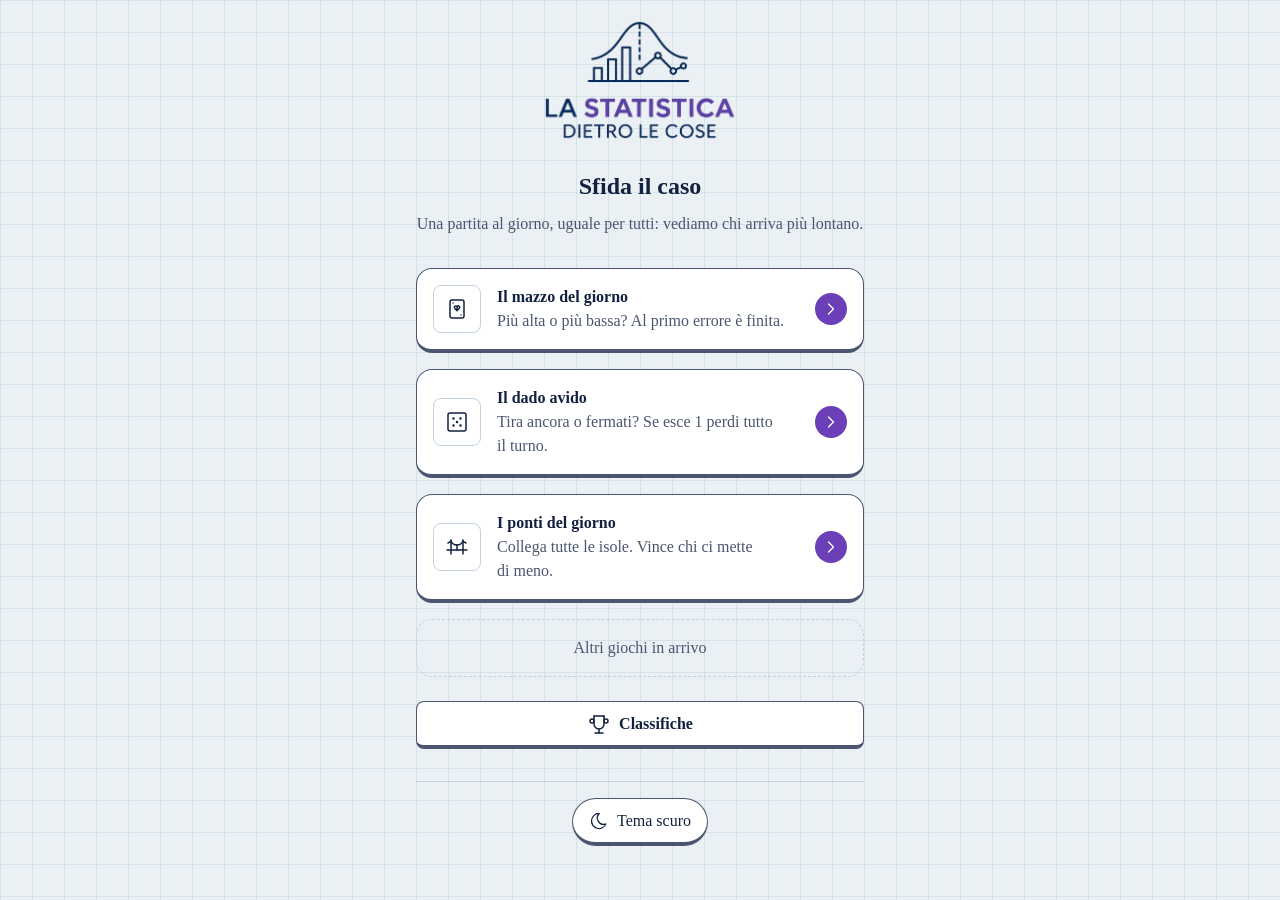
<file: index.html>
<!doctype html>
<html lang="it">
<head>
  <meta charset="utf-8">
  <meta name="viewport" content="width=device-width, initial-scale=1, viewport-fit=cover">
  <title>La Statistica Dietro Le Cose</title>
  <meta name="description" content="Giochi e progetti della pagina La Statistica Dietro Le Cose.">
  <meta property="og:title" content="La Statistica Dietro Le Cose">
  <meta property="og:description" content="Giochi e progetti per vedere la matematica in azione.">
  <meta name="theme-color" content="#EAF0F4">
  <link rel="icon" type="image/png" href="icona.png">
  <link rel="apple-touch-icon" href="icona.png">
  <link rel="stylesheet" href="stile.css">
  <script src="tema.js"></script>
  <script src="statistiche.js"></script>
  <style>
    .logo {
      display: block;
      width: 100%; max-width: 200px; height: auto;
      margin: 0 auto var(--s3);
    }
    /* due versioni del logo: quella giusta per il tema */
    .logo-scuro { display: none; }
    :root[data-theme="dark"] .logo-chiaro { display: none; }
    :root[data-theme="dark"] .logo-scuro { display: block; }
    @media (prefers-color-scheme: dark) {
      :root:not([data-theme="light"]) .logo-chiaro { display: none; }
      :root:not([data-theme="light"]) .logo-scuro { display: block; }
    }
    h1 { text-align: center; font-size: 24px; margin: 0 0 var(--s1); }
    .sottotitolo { text-align: center; color: var(--testo-tenue); margin: 0 0 var(--s4); }

    .progetti { list-style: none; margin: 0; padding: 0; display: grid; gap: var(--s2); }
    /* ogni gioco è una scheda da toccare: bordo in rilievo come i bottoni, freccia viola */
    .progetto {
      display: flex; align-items: center; gap: var(--s2);
      padding: var(--s2);
      text-decoration: none;
      background: var(--superficie);
      border: 1px solid var(--testo-tenue);
      border-bottom-width: var(--rilievo);
      border-radius: var(--s2);
      -webkit-tap-highlight-color: transparent;
      transition: transform .08s, border-bottom-width .08s;
    }
    .progetto:active { transform: translateY(3px); border-bottom-width: 1px; margin-bottom: 3px; }
    @media (hover: hover) { .progetto:hover { background: var(--fondo); } }
    .progetto .riquadro {
      flex: none; width: var(--s6); height: var(--s6);
      display: grid; place-items: center;
      border: 1px solid var(--linea);
      border-radius: var(--s1);
    }
    .progetto .testo { flex: 1; min-width: 0; }
    .progetto strong { display: block; font-size: 16px; }
    .progetto span.descrizione { display: block; font-size: 16px; color: var(--testo-tenue); }
    .progetto .vai {
      flex: none; width: var(--s4); height: var(--s4);
      display: grid; place-items: center;
      color: var(--su-accento); background: var(--accento);
      border-radius: 50%;
    }
    .progetto .vai .icona { width: 20px; height: 20px; }

    .in-arrivo {
      text-align: center; color: var(--testo-tenue);
      padding: var(--s2); border: 1px dashed var(--linea); border-radius: var(--s2);
    }
    .classifiche { width: 100%; margin-top: var(--s3); }
    footer { text-align: center; color: var(--testo-tenue); margin-top: var(--s4); }
  </style>
</head>
<body>
  <main class="pagina">
    <img class="logo logo-chiaro" src="logo.png" alt="La Statistica Dietro Le Cose" width="809" height="519">
    <img class="logo logo-scuro" src="logo-scuro.png" alt="La Statistica Dietro Le Cose" width="809" height="519">
    <h1>Sfida il caso</h1>
    <p class="sottotitolo">Una partita al giorno, uguale per tutti: vediamo chi arriva più lontano.</p>

    <ul class="progetti">
      <!--
        PER AGGIUNGERE UN PROGETTO: copia un blocco <li> ... </li> qui sotto,
        incollalo dove vuoi nella lista e cambia link, icona, titolo e descrizione.
        Il primo della lista è quello più in alto.
        Le icone vengono tutte da Tabler Icons (versione outline): si copia l'SVG
        dell'icona e si mette class="icona" (vedi la skill "stile-interfacce").
      -->
      <li>
        <a class="progetto" href="mazzo/">
          <span class="riquadro" aria-hidden="true">
            <!-- Tabler: playing-card -->
            <svg class="icona" viewBox="0 0 24 24"><path d="M19 5v14a2 2 0 0 1 -2 2h-10a2 2 0 0 1 -2 -2v-14a2 2 0 0 1 2 -2h10a2 2 0 0 1 2 2z"/><path d="M8 6h.01"/><path d="M16 18h.01"/><path d="M11.92 11.448a1.5 1.5 0 0 0 -2.11 -2.103a1.5 1.5 0 0 0 -.006 2.12l2.196 2.15l2.21 -2.15a1.5 1.5 0 0 0 0 -2.12a1.5 1.5 0 0 0 -2.12 0"/></svg>
          </span>
          <span class="testo">
            <strong>Il mazzo del giorno</strong>
            <span class="descrizione">Più alta o più bassa? Al primo errore è finita.</span>
          </span>
          <!-- Tabler: chevron-right -->
          <span class="vai" aria-hidden="true"><svg class="icona" viewBox="0 0 24 24"><path d="M9 6l6 6l-6 6"/></svg></span>
        </a>
      </li>

      <li>
        <a class="progetto" href="dadi/">
          <span class="riquadro" aria-hidden="true">
            <!-- Tabler: dice-5 -->
            <svg class="icona" viewBox="0 0 24 24"><path d="M3 5a2 2 0 0 1 2 -2h14a2 2 0 0 1 2 2v14a2 2 0 0 1 -2 2h-14a2 2 0 0 1 -2 -2v-14z"/><path d="M8.5 8.5m-.5 0a.5 .5 0 1 0 1 0a.5 .5 0 1 0 -1 0" fill="currentColor"/><path d="M15.5 8.5m-.5 0a.5 .5 0 1 0 1 0a.5 .5 0 1 0 -1 0" fill="currentColor"/><path d="M15.5 15.5m-.5 0a.5 .5 0 1 0 1 0a.5 .5 0 1 0 -1 0" fill="currentColor"/><path d="M8.5 15.5m-.5 0a.5 .5 0 1 0 1 0a.5 .5 0 1 0 -1 0" fill="currentColor"/><path d="M12 12m-.5 0a.5 .5 0 1 0 1 0a.5 .5 0 1 0 -1 0" fill="currentColor"/></svg>
          </span>
          <span class="testo">
            <strong>Il dado avido</strong>
            <span class="descrizione">Tira ancora o fermati? Se esce 1 perdi tutto il turno.</span>
          </span>
          <!-- Tabler: chevron-right -->
          <span class="vai" aria-hidden="true"><svg class="icona" viewBox="0 0 24 24"><path d="M9 6l6 6l-6 6"/></svg></span>
        </a>
      </li>

      <li>
        <a class="progetto" href="ponti/">
          <span class="riquadro" aria-hidden="true">
            <!-- Tabler: building-bridge -->
            <svg class="icona" viewBox="0 0 24 24"><path d="M6 5l0 14"/><path d="M18 5l0 14"/><path d="M2 15l20 0"/><path d="M3 8a7.5 7.5 0 0 0 3 -2a6.5 6.5 0 0 0 12 0a7.5 7.5 0 0 0 3 2"/><path d="M12 10l0 5"/></svg>
          </span>
          <span class="testo">
            <strong>I ponti del giorno</strong>
            <span class="descrizione">Collega tutte le isole. Vince chi ci mette di meno.</span>
          </span>
          <!-- Tabler: chevron-right -->
          <span class="vai" aria-hidden="true"><svg class="icona" viewBox="0 0 24 24"><path d="M9 6l6 6l-6 6"/></svg></span>
        </a>
      </li>

      <li class="in-arrivo">Altri giochi in arrivo</li>
    </ul>

    <a class="bottone chiaro classifiche" href="classifica/">
      <!-- Tabler: trophy -->
      <svg class="icona" viewBox="0 0 24 24" aria-hidden="true"><path d="M8 21l8 0"/><path d="M12 17l0 4"/><path d="M7 4l10 0"/><path d="M17 4v8a5 5 0 0 1 -10 0v-8"/><path d="M5 9m-2 0a2 2 0 1 0 4 0a2 2 0 1 0 -4 0"/><path d="M19 9m-2 0a2 2 0 1 0 4 0a2 2 0 1 0 -4 0"/></svg>
      Classifiche
    </a>
  </main>
</body>
</html>
</file>
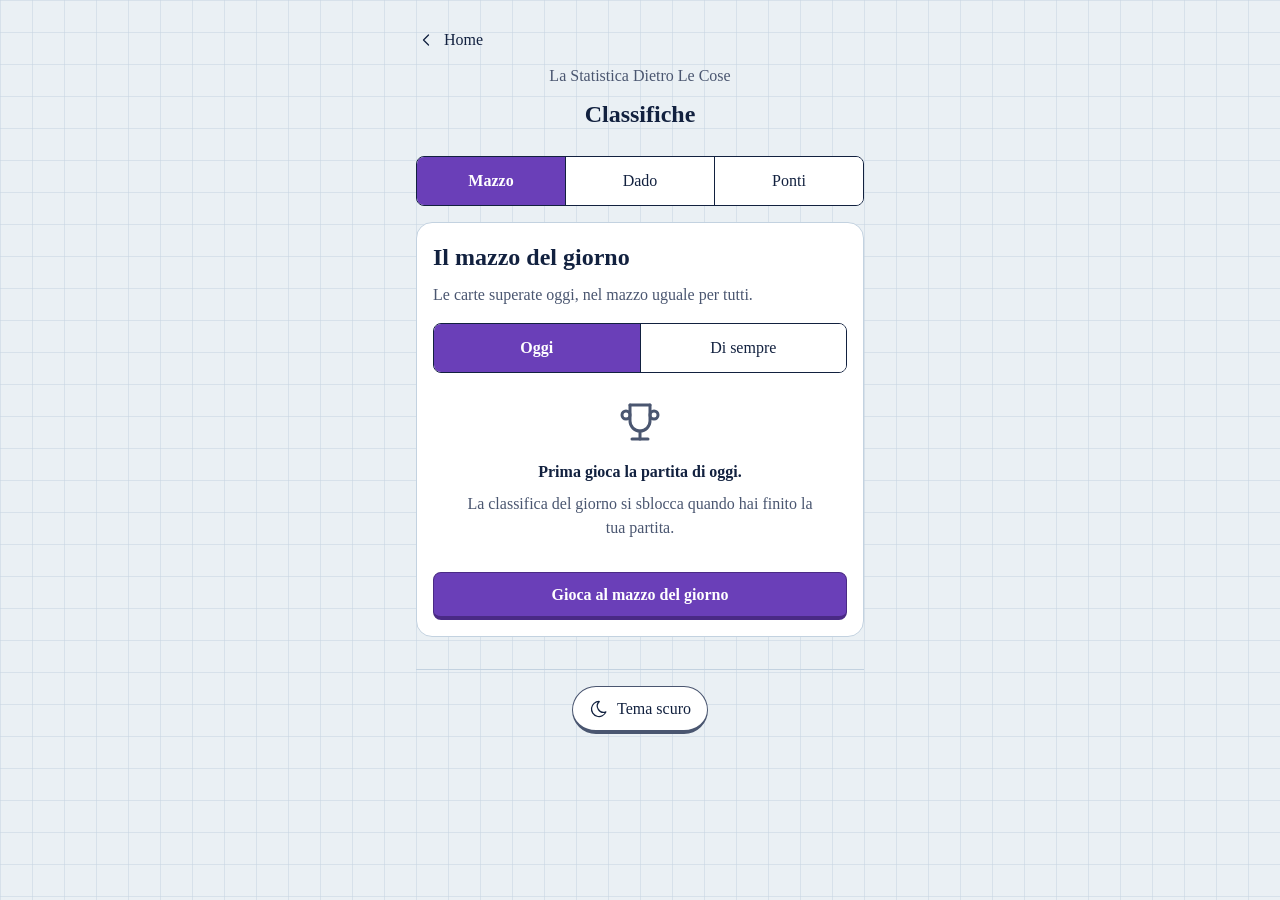
<file: classifica/index.html>
<!doctype html>
<html lang="it">
<head>
  <meta charset="utf-8">
  <meta name="viewport" content="width=device-width, initial-scale=1, viewport-fit=cover">
  <title>Classifiche</title>
  <meta name="description" content="Le classifiche dei giochi di La Statistica Dietro Le Cose.">
  <meta name="theme-color" content="#EAF0F4">
  <link rel="icon" type="image/png" href="../icona.png">
  <link rel="stylesheet" href="../stile.css">
  <script src="../tema.js"></script>
  <script src="../statistiche.js"></script>
  <link rel="stylesheet" href="classifica.css">
</head>
<body>
  <main class="pagina">
    <a class="indietro" href="../"><svg class="icona" viewBox="0 0 24 24" aria-hidden="true"><path d="M15 6l-6 6l6 6"/></svg>Home</a>
    <p class="intestazione">La Statistica Dietro Le Cose</p>
    <h1>Classifiche</h1>

    <!-- scelta del gioco: compare solo quando i giochi sono più di uno -->
    <div class="opzioni" id="scegliGioco" role="tablist" hidden></div>

    <section class="scheda" id="classifica">
      <h2 id="nomeGioco"></h2>
      <p class="tenue" id="spiegazione"></p>

      <!-- oggi / di sempre -->
      <div class="opzioni" id="periodo" role="tablist" aria-label="Periodo">
        <button type="button" role="tab" id="periodoOggi" aria-selected="true">Oggi</button>
        <button type="button" role="tab" id="periodoSempre" aria-selected="false">Di sempre</button>
      </div>

      <p class="stato" id="stato" role="status"></p>

      <table class="tabella" id="tabella" hidden>
        <thead><tr><th scope="col">#</th><th scope="col">Giocatore</th><th scope="col" id="colonnaPunti"></th></tr></thead>
        <tbody id="righe"></tbody>
      </table>

      <div class="vuota" id="vuota" hidden>
        <!-- Tabler: trophy -->
        <svg class="icona" viewBox="0 0 24 24" aria-hidden="true"><path d="M8 21l8 0"/><path d="M12 17l0 4"/><path d="M7 4l10 0"/><path d="M17 4v8a5 5 0 0 1 -10 0v-8"/><path d="M5 9m-2 0a2 2 0 1 0 4 0a2 2 0 1 0 -4 0"/><path d="M19 9m-2 0a2 2 0 1 0 4 0a2 2 0 1 0 -4 0"/></svg>
        <p><b id="vuotaTitolo"></b></p>
        <p class="tenue" id="vuotaTesto"></p>
      </div>

      <div class="tuo" id="tuo" hidden>
        <span>Il tuo record su questo telefono</span>
        <strong id="tuoRecord"></strong>
      </div>

      <a class="bottone largo" id="gioca" href="#">Gioca</a>
    </section>
  </main>

  <script src="../server.js?v=2"></script>
  <script src="classifica.js?v=3"></script>
</body>
</html>
</file>
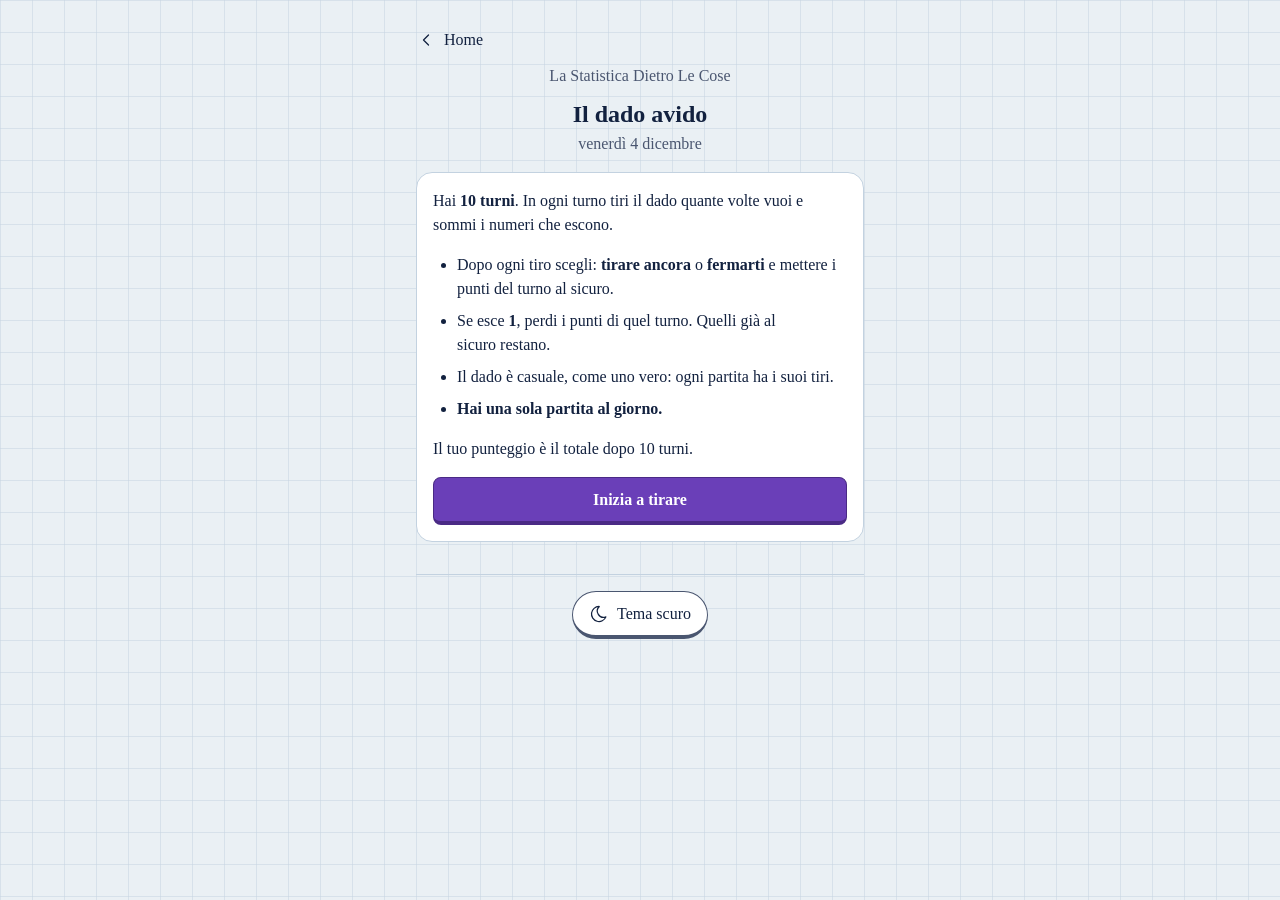
<file: dadi/index.html>
<!doctype html>
<html lang="it">
<head>
  <meta charset="utf-8">
  <meta name="viewport" content="width=device-width, initial-scale=1, viewport-fit=cover">
  <title>Il dado avido</title>
  <meta name="description" content="Tira il dado quante volte vuoi, ma se esce 1 perdi i punti del turno. Una partita al giorno da 10 turni: quando ti fermi?">
  <meta property="og:title" content="Il dado avido · La Statistica Dietro Le Cose">
  <meta property="og:description" content="Tira ancora o fermati? Se esce 1 perdi tutto il turno.">
  <meta name="theme-color" content="#EAF0F4">
  <link rel="icon" type="image/png" href="../icona.png">
  <link rel="stylesheet" href="../stile.css">
  <script src="../tema.js"></script>
  <script src="../statistiche.js"></script>
  <link rel="stylesheet" href="dadi.css">
</head>
<body>
  <main class="pagina">
    <a class="indietro" href="../"><svg class="icona" viewBox="0 0 24 24" aria-hidden="true"><path d="M15 6l-6 6l6 6"/></svg>Home</a>
    <p class="intestazione">La Statistica Dietro Le Cose</p>
    <h1>Il dado avido</h1>
    <p class="data" id="data"></p>

    <!-- 1. REGOLE -->
    <section id="inizio" class="scheda">
      <div id="bentornato" hidden>
        <p class="serie" id="serieInizio"></p>
        <p>Stesse regole di sempre: tira o fermati, ma se esce 1 perdi i punti del turno.</p>
        <button type="button" class="link" id="mostraRegole" aria-expanded="false" aria-controls="regole">Rileggi le regole</button>
      </div>
      <div id="regole">
        <p>Hai <b>10 turni</b>. In ogni turno tiri il dado quante volte vuoi e sommi i numeri che escono.</p>
        <ul class="regole">
          <li>Dopo ogni tiro scegli: <b>tirare ancora</b> o <b>fermarti</b> e mettere i punti del turno al sicuro.</li>
          <li>Se esce <b>1</b>, perdi i punti di quel turno. Quelli già al sicuro restano.</li>
          <li>Il dado è casuale, come uno vero: ogni partita ha i suoi tiri.</li>
          <li><b>Hai una sola partita al giorno.</b></li>
        </ul>
        <p>Il tuo punteggio è il totale dopo 10 turni.</p>
      </div>
      <button type="button" class="bottone largo" id="inizia">Inizia a tirare</button>
      <p class="errore-campo" id="erroreInizio" role="alert" hidden>Non riesco a prendere i tiri di oggi: controlla la connessione e riprova.</p>
    </section>

    <!-- 2. LA PARTITA -->
    <section id="partita" hidden>
      <div class="cruscotto">
        <div class="conto"><span>Turno</span><strong id="turno">1</strong><span class="tenue">di 10</span></div>
        <div class="conto"><span>Al sicuro</span><strong id="totale">0</strong><span class="tenue">punti</span></div>
      </div>

      <div class="tavolo" id="tavolo">
        <div class="dado" id="dado" role="img" aria-label="Il dado non è ancora stato tirato"></div>
        <div class="ballo">
          <span>In ballo</span>
          <strong id="inBallo">0</strong>
          <span class="tenue" id="tiriTurno">nessun tiro</span>
        </div>
      </div>

      <p class="messaggio" id="messaggio" role="status">&nbsp;</p>

      <div class="comandi">
        <button type="button" class="bottone" id="tira">
          <!-- Tabler: dice-5 -->
          <svg class="icona" viewBox="0 0 24 24" aria-hidden="true"><path d="M3 5a2 2 0 0 1 2 -2h14a2 2 0 0 1 2 2v14a2 2 0 0 1 -2 2h-14a2 2 0 0 1 -2 -2v-14z"/><path d="M8.5 8.5m-.5 0a.5 .5 0 1 0 1 0a.5 .5 0 1 0 -1 0" fill="currentColor"/><path d="M15.5 8.5m-.5 0a.5 .5 0 1 0 1 0a.5 .5 0 1 0 -1 0" fill="currentColor"/><path d="M15.5 15.5m-.5 0a.5 .5 0 1 0 1 0a.5 .5 0 1 0 -1 0" fill="currentColor"/><path d="M8.5 15.5m-.5 0a.5 .5 0 1 0 1 0a.5 .5 0 1 0 -1 0" fill="currentColor"/><path d="M12 12m-.5 0a.5 .5 0 1 0 1 0a.5 .5 0 1 0 -1 0" fill="currentColor"/></svg>
          Tira
        </button>
        <button type="button" class="bottone chiaro" id="fermati" disabled>
          <!-- Tabler: lock -->
          <svg class="icona" viewBox="0 0 24 24" aria-hidden="true"><path d="M5 13a2 2 0 0 1 2 -2h10a2 2 0 0 1 2 2v6a2 2 0 0 1 -2 2h-10a2 2 0 0 1 -2 -2v-6z"/><path d="M11 16a1 1 0 1 0 2 0a1 1 0 0 0 -2 0"/><path d="M8 11v-4a4 4 0 1 1 8 0v4"/></svg>
          <span id="fermatiTesto">Fermati</span>
        </button>
      </div>

      <div class="diario">
        <p class="titolo-diario">I tuoi turni</p>
        <ol id="diario"></ol>
      </div>
    </section>

    <!-- 3. RISULTATO -->
    <section id="risultato" class="scheda" hidden>
      <p class="gia-giocato" id="giaGiocato" hidden>Hai già giocato la partita di oggi.</p>
      <p class="numero-grande" id="titoloRisultato" tabindex="-1"><strong id="rPunti"></strong><span>punti in 10 turni</span></p>
      <p class="nuovo-record" id="nuovoRecord" hidden>Nuovo record</p>

      <p class="carattere" id="carattere"></p>

      <!-- i 10 turni: punti tenuti e punti persi quando è uscito 1, con la linea dei 20 -->
      <figure class="grafico" id="grafico">
        <svg id="graficoTurni" viewBox="0 0 320 176" role="img" aria-labelledby="graficoTitolo"></svg>
        <figcaption id="graficoTitolo">
          <span class="voce"><span class="campione tenuto"></span>punti tenuti</span>
          <span class="voce"><span class="campione perso"></span>punti persi con l'1</span>
          <span class="totale-tiri" id="totaleTiri"></span>
        </figcaption>
      </figure>

      <div class="confronto">
        <p id="confrontoVenti"></p>
        <p class="tenue" id="perche">Perché 20? Ogni tiro in più vale in media 4 punti, ma una volta su 6 esce l'1 e perdi quello che hai in ballo. Con 20 punti in ballo, rischio e guadagno si pareggiano.</p>
        <p id="confrontoGiocatori" hidden></p>
      </div>

      <p class="prossimo" id="prossimo">Torna domani: i prossimi tiri arrivano tra <b id="countdown"></b></p>

      <div class="record" id="bloccoRecord">
        <div><span>Il tuo record</span><strong id="rRecord"></strong></div>
        <div><span>Giorni di fila</span><strong id="rSerie"></strong></div>
      </div>

      <div class="entra" id="entra" hidden>
        <p class="esito" id="esitoClassifica" role="status" hidden></p>

        <div class="proposta" id="propostaNovita" hidden>
          <p id="novitaTesto" role="status"></p>
          <div class="proposta-bottoni">
            <button type="button" class="bottone chiaro" id="novitaSi">Sì, avvisami</button>
            <button type="button" class="link" id="novitaNo">No, grazie</button>
          </div>
        </div>

        <form id="formClassifica" novalidate hidden>
          <p><b>Entra in classifica</b><br>Lo fai una volta sola: dai giorni dopo il punteggio si salva da solo.</p>
          <label class="campo">
            <span>Nome e iniziale del cognome, o nome Instagram <span class="tenue">(lo vedono tutti)</span></span>
            <input id="nome" name="nome" maxlength="20" autocomplete="nickname" autocapitalize="words" spellcheck="false" placeholder="Mario R. oppure @mario.rossi" required>
          </label>
          <label class="campo">
            <span>Email <span class="tenue">(non la vede nessuno)</span></span>
            <input id="email" name="email" type="email" maxlength="254" autocomplete="email" inputmode="email" required>
          </label>
          <label class="consenso">
            <input id="consenso" type="checkbox" required>
            <span>Ho letto l'<a href="../privacy/">informativa sulla privacy</a> e ho almeno 14 anni</span>
          </label>
          <label class="consenso">
            <input id="novita" type="checkbox">
            <span>Voglio ricevere un'email quando escono giochi nuovi o aggiornamenti <span class="tenue">(facoltativo)</span></span>
          </label>
          <p class="errore-campo" id="erroreForm" role="alert" hidden></p>
          <button type="submit" class="bottone chiaro largo" id="salvaClassifica">Salva il punteggio</button>
        </form>
      </div>

      <div class="fine">
        <button type="button" class="bottone largo" id="condividi"><svg class="icona" viewBox="0 0 24 24" aria-hidden="true"><path d="M6 12m-3 0a3 3 0 1 0 6 0a3 3 0 1 0 -6 0"/><path d="M18 6m-3 0a3 3 0 1 0 6 0a3 3 0 1 0 -6 0"/><path d="M18 18m-3 0a3 3 0 1 0 6 0a3 3 0 1 0 -6 0"/><path d="M8.7 10.7l6.6 -3.4"/><path d="M8.7 13.3l6.6 3.4"/></svg>Condividi il risultato</button>
        <p class="avviso" id="copiato" hidden>Risultato copiato: incollalo dove vuoi.</p>
        <a class="bottone chiaro largo" id="vediClassifica" href="../classifica/?gioco=dadi"><svg class="icona" viewBox="0 0 24 24" aria-hidden="true"><path d="M8 21l8 0"/><path d="M12 17l0 4"/><path d="M7 4l10 0"/><path d="M17 4v8a5 5 0 0 1 -10 0v-8"/><path d="M5 9m-2 0a2 2 0 1 0 4 0a2 2 0 1 0 -4 0"/><path d="M19 9m-2 0a2 2 0 1 0 4 0a2 2 0 1 0 -4 0"/></svg>Vedi la classifica</a>
        <button type="button" class="bottone chiaro largo" id="prova" hidden>Nuova partita di prova</button>
      </div>
    </section>
  </main>

  <script src="../server.js"></script>
  <script src="logica.js"></script>
  <script src="gioco.js"></script>
</body>
</html>
</file>
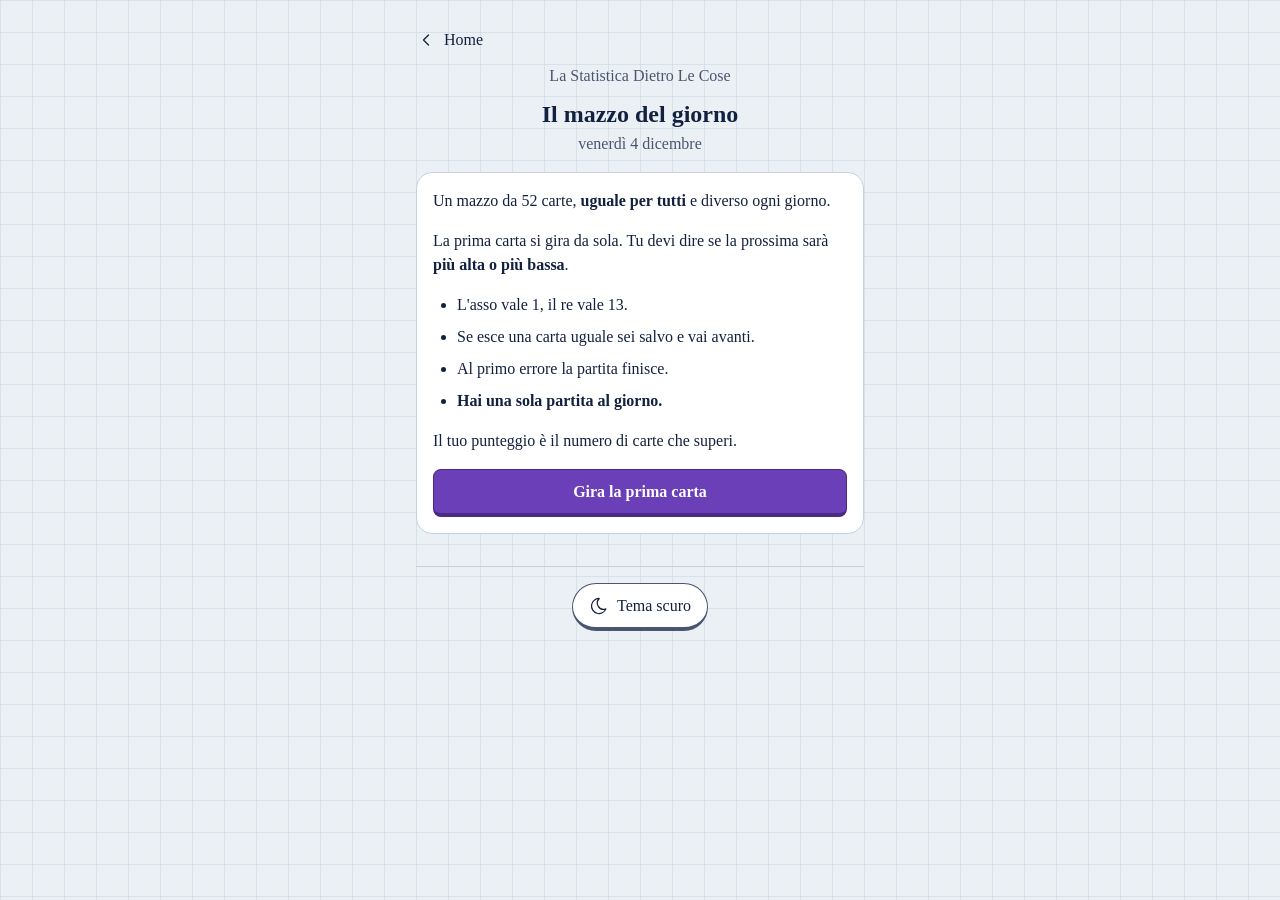
<file: mazzo/index.html>
<!doctype html>
<html lang="it">
<head>
  <meta charset="utf-8">
  <meta name="viewport" content="width=device-width, initial-scale=1, viewport-fit=cover">
  <title>Il mazzo del giorno</title>
  <meta name="description" content="Una partita al giorno: la prossima carta sarà più alta o più bassa? Al primo errore è finita. Quante carte riesci a superare?">
  <meta property="og:title" content="Il mazzo del giorno · La Statistica Dietro Le Cose">
  <meta property="og:description" content="Più alta o più bassa? Un mazzo al giorno, uguale per tutti.">
  <meta name="theme-color" content="#EAF0F4">
  <link rel="icon" type="image/png" href="../icona.png">
  <link rel="stylesheet" href="../stile.css">
  <script src="../tema.js"></script>
  <script src="../statistiche.js"></script>
  <link rel="stylesheet" href="mazzo.css">
</head>
<body>
  <main class="pagina">
    <a class="indietro" href="../"><svg class="icona" viewBox="0 0 24 24" aria-hidden="true"><path d="M15 6l-6 6l6 6"/></svg>Home</a>
    <p class="intestazione">La Statistica Dietro Le Cose</p>
    <h1>Il mazzo del giorno</h1>
    <p class="data" id="data"></p>

    <!-- 1. REGOLE -->
    <section id="inizio" class="scheda">
      <!-- chi ha già giocato vede solo questo: le regole le conosce -->
      <div id="bentornato" hidden>
        <p class="serie" id="serieInizio"></p>
        <p>Stesse regole di sempre: più alta o più bassa, al primo errore è finita.</p>
        <button type="button" class="link" id="mostraRegole" aria-expanded="false" aria-controls="regole">Rileggi le regole</button>
      </div>
      <div id="regole">
        <p>Un mazzo da 52 carte, <b>uguale per tutti</b> e diverso ogni giorno.</p>
        <p>La prima carta si gira da sola. Tu devi dire se la prossima sarà <b>più alta o più bassa</b>.</p>
        <ul class="regole">
          <li>L'asso vale 1, il re vale 13.</li>
          <li>Se esce una carta uguale sei salvo e vai avanti.</li>
          <li>Al primo errore la partita finisce.</li>
          <li><b>Hai una sola partita al giorno.</b></li>
        </ul>
        <p>Il tuo punteggio è il numero di carte che superi.</p>
      </div>
      <button type="button" class="bottone largo" id="inizia">Gira la prima carta</button>
      <p class="errore-campo" id="erroreInizio" role="alert" hidden>Non riesco a prendere il mazzo di oggi: controlla la connessione e riprova.</p>
    </section>

    <!-- 2. LA PARTITA -->
    <section id="partita" hidden>
      <div class="tavolo" id="tavolo">
        <div class="mucchio" aria-hidden="true"><div class="dorso"></div></div>
        <div class="carta" id="carta" role="img" aria-label="Carta coperta"></div>
        <div class="punteggio">
          <strong id="punti">0</strong>
          <span id="puntiTesto">carte superate</span>
          <span id="rimaste">51 da girare</span>
        </div>
      </div>

      <p class="messaggio" id="messaggio" role="status">&nbsp;</p>

      <div class="comandi">
        <button type="button" class="bottone scelta" id="su" disabled><svg class="icona" viewBox="0 0 24 24" aria-hidden="true"><path d="M12 5l0 14"/><path d="M18 11l-6 -6"/><path d="M6 11l6 -6"/></svg>Più alta</button>
        <button type="button" class="bottone scelta" id="giu" disabled><svg class="icona" viewBox="0 0 24 24" aria-hidden="true"><path d="M12 5l0 14"/><path d="M18 13l-6 6"/><path d="M6 13l6 6"/></svg>Più bassa</button>
      </div>

      <div class="uscite">
        <div class="titolo-uscite">
          <span>Carte già uscite</span>
          <button type="button" class="link" id="nascondi" aria-pressed="true">Nascondi</button>
        </div>
        <div class="griglia-carte" id="griglia" role="img" aria-label="Nessuna carta uscita"></div>
      </div>
    </section>

    <!-- 3. RISULTATO -->
    <section id="risultato" class="scheda" hidden>
      <p class="gia-giocato" id="giaGiocato" hidden>Hai già giocato il mazzo di oggi.</p>
      <p class="numero-grande" id="titoloRisultato" tabindex="-1"><strong id="rPunti"></strong><span id="rPuntiTesto"></span></p>
      <p class="nuovo-record" id="nuovoRecord" hidden>Nuovo record</p>
      <p class="racconto" id="racconto"></p>
      <p class="probabilita" id="probabilita" hidden></p>

      <div class="confronto" id="bloccoConfronto">
        <span id="rConfrontoPrima">Hai fatto meglio del</span>
        <strong id="rQuota"></strong>
        <span id="rConfrontoDopo">dei giocatori simulati</span>
        <p class="nota-confronto" id="notaConfronto">10.000 partite simulate sul mazzo di oggi.</p>
      </div>

      <p class="prossimo" id="prossimo">Torna domani: il prossimo mazzo arriva tra <b id="countdown"></b></p>

      <div class="record" id="bloccoRecord">
        <div><span>Il tuo record</span><strong id="rRecord"></strong></div>
        <div><span>Giorni di fila</span><strong id="rSerie"></strong></div>
      </div>

      <!-- CLASSIFICA: la prima volta si lasciano nome ed email, poi il punteggio si salva da solo -->
      <div class="entra" id="entra" hidden>
        <p class="esito" id="esitoClassifica" role="status" hidden></p>

        <div class="proposta" id="propostaNovita" hidden>
          <p id="novitaTesto" role="status"></p>
          <div class="proposta-bottoni">
            <button type="button" class="bottone chiaro" id="novitaSi">Sì, avvisami</button>
            <button type="button" class="link" id="novitaNo">No, grazie</button>
          </div>
        </div>

        <form id="formClassifica" novalidate hidden>
          <p><b>Entra in classifica</b><br>Lo fai una volta sola: dai giorni dopo il punteggio si salva da solo.</p>
          <label class="campo">
            <span>Nome e iniziale del cognome, o nome Instagram <span class="tenue">(lo vedono tutti)</span></span>
            <input id="nome" name="nome" maxlength="20" autocomplete="nickname" autocapitalize="words" spellcheck="false" placeholder="Mario R. oppure @mario.rossi" required>
          </label>
          <label class="campo">
            <span>Email <span class="tenue">(non la vede nessuno)</span></span>
            <input id="email" name="email" type="email" maxlength="254" autocomplete="email" inputmode="email" required>
          </label>
          <label class="consenso">
            <input id="consenso" type="checkbox" required>
            <span>Ho letto l'<a href="../privacy/">informativa sulla privacy</a> e ho almeno 14 anni</span>
          </label>
          <label class="consenso">
            <input id="novita" type="checkbox">
            <span>Voglio ricevere un'email quando escono giochi nuovi o aggiornamenti <span class="tenue">(facoltativo)</span></span>
          </label>
          <p class="errore-campo" id="erroreForm" role="alert" hidden></p>
          <button type="submit" class="bottone chiaro largo" id="salvaClassifica">Salva il punteggio</button>
        </form>
      </div>

      <div class="fine">
        <button type="button" class="bottone largo" id="condividi"><svg class="icona" viewBox="0 0 24 24" aria-hidden="true"><path d="M6 12m-3 0a3 3 0 1 0 6 0a3 3 0 1 0 -6 0"/><path d="M18 6m-3 0a3 3 0 1 0 6 0a3 3 0 1 0 -6 0"/><path d="M18 18m-3 0a3 3 0 1 0 6 0a3 3 0 1 0 -6 0"/><path d="M8.7 10.7l6.6 -3.4"/><path d="M8.7 13.3l6.6 3.4"/></svg>Condividi il risultato</button>
        <p class="avviso" id="copiato" hidden>Risultato copiato: incollalo dove vuoi.</p>
        <a class="bottone chiaro largo" href="../classifica/?gioco=mazzo"><svg class="icona" viewBox="0 0 24 24" aria-hidden="true"><path d="M8 21l8 0"/><path d="M12 17l0 4"/><path d="M7 4l10 0"/><path d="M17 4v8a5 5 0 0 1 -10 0v-8"/><path d="M5 9m-2 0a2 2 0 1 0 4 0a2 2 0 1 0 -4 0"/><path d="M19 9m-2 0a2 2 0 1 0 4 0a2 2 0 1 0 -4 0"/></svg>Vedi la classifica</a>
        <button type="button" class="bottone chiaro largo" id="prova" hidden>Nuovo mazzo di prova</button>
      </div>
    </section>
  </main>

  <script src="../server.js"></script>
  <script src="logica.js"></script>
  <script src="gioco.js"></script>
</body>
</html>
</file>
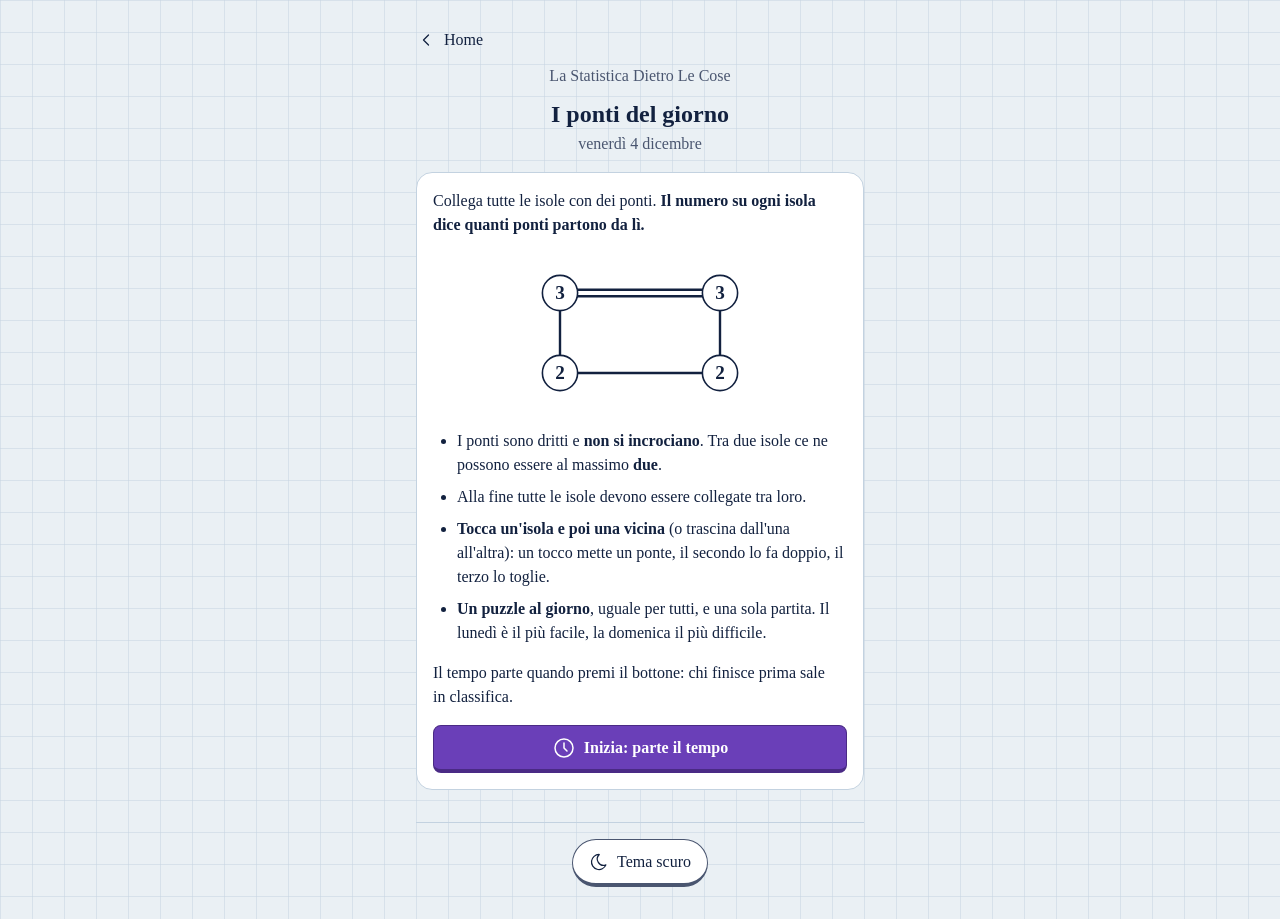
<file: ponti/index.html>
<!doctype html>
<html lang="it">
<head>
  <meta charset="utf-8">
  <meta name="viewport" content="width=device-width, initial-scale=1, viewport-fit=cover">
  <title>I ponti del giorno</title>
  <meta name="description" content="Collega tutte le isole con i ponti giusti. Un puzzle al giorno, uguale per tutti: vince chi ci mette di meno.">
  <meta property="og:title" content="I ponti del giorno · La Statistica Dietro Le Cose">
  <meta property="og:description" content="Collega tutte le isole. Un puzzle al giorno: quanto ci metti?">
  <meta name="theme-color" content="#EAF0F4">
  <link rel="icon" type="image/png" href="../icona.png">
  <link rel="stylesheet" href="../stile.css">
  <script src="../tema.js"></script>
  <script src="../statistiche.js"></script>
  <link rel="stylesheet" href="ponti.css?v=2">
</head>
<body>
  <main class="pagina">
    <a class="indietro" href="../"><svg class="icona" viewBox="0 0 24 24" aria-hidden="true"><path d="M15 6l-6 6l6 6"/></svg>Home</a>
    <p class="intestazione">La Statistica Dietro Le Cose</p>
    <h1>I ponti del giorno</h1>
    <p class="data" id="data"></p>

    <!-- 1. REGOLE -->
    <section id="inizio" class="scheda">
      <div id="bentornato" hidden>
        <p class="serie" id="serieInizio"></p>
        <p>Stesse regole di sempre: collega tutte le isole, il numero dice quanti ponti partono da lì.</p>
        <button type="button" class="link" id="mostraRegole" aria-expanded="false" aria-controls="regole">Rileggi le regole</button>
      </div>
      <div id="regole">
        <p>Collega tutte le isole con dei ponti. <b>Il numero su ogni isola dice quanti ponti partono da lì.</b></p>
        <!-- un esempio risolto -->
        <svg class="esempio" viewBox="0 0 300 200" role="img" aria-label="Esempio: un'isola con 3 ponti, uno doppio verso destra e uno singolo verso il basso">
          <line x1="50" y1="46" x2="250" y2="46"/><line x1="50" y1="54" x2="250" y2="54"/>
          <line x1="50" y1="50" x2="50" y2="150"/>
          <line x1="50" y1="150" x2="250" y2="150"/>
          <line x1="250" y1="50" x2="250" y2="150"/>
          <circle cx="50" cy="50" r="22"/><text x="50" y="58">3</text>
          <circle cx="250" cy="50" r="22"/><text x="250" y="58">3</text>
          <circle cx="50" cy="150" r="22"/><text x="50" y="158">2</text>
          <circle cx="250" cy="150" r="22"/><text x="250" y="158">2</text>
        </svg>
        <ul class="regole">
          <li>I ponti sono dritti e <b>non si incrociano</b>. Tra due isole ce ne possono essere al massimo <b>due</b>.</li>
          <li>Alla fine tutte le isole devono essere collegate tra loro.</li>
          <li><b>Tocca un'isola e poi una vicina</b> (o trascina dall'una all'altra): un tocco mette un ponte, il secondo lo fa doppio, il terzo lo toglie.</li>
          <li><b>Un puzzle al giorno</b>, uguale per tutti, e una sola partita. Il lunedì è il più facile, la domenica il più difficile.</li>
        </ul>
        <p>Il tempo parte quando premi il bottone: chi finisce prima sale in classifica.</p>
      </div>
      <button type="button" class="bottone largo" id="inizia">
        <!-- Tabler: clock -->
        <svg class="icona" viewBox="0 0 24 24" aria-hidden="true"><path d="M3 12a9 9 0 1 0 18 0a9 9 0 0 0 -18 0"/><path d="M12 7v5l3 3"/></svg>
        Inizia: parte il tempo
      </button>
      <p class="errore-campo" id="erroreInizio" role="alert" hidden>Non riesco a prendere il puzzle di oggi: controlla la connessione e riprova.</p>
    </section>

    <!-- 2. LA PARTITA -->
    <section id="partita" hidden>
      <div class="cruscotto">
        <p class="cronometro"><span class="solo-lettore">Tempo: </span><strong id="cronometro">0:00</strong></p>
        <p class="tenue" id="mancano"></p>
      </div>

      <div class="tavola">
        <svg id="tavola" role="application" aria-label="Il puzzle: tocca un'isola e poi una vicina per mettere un ponte"></svg>
      </div>

      <p class="messaggio" id="messaggio" role="status">&nbsp;</p>

      <div class="comandi">
        <button type="button" class="bottone chiaro" id="annulla" disabled>
          <!-- Tabler: arrow-back-up -->
          <svg class="icona" viewBox="0 0 24 24" aria-hidden="true"><path d="M9 14l-4 -4l4 -4"/><path d="M5 10h11a4 4 0 1 1 0 8h-1"/></svg>
          Annulla
        </button>
        <button type="button" class="bottone chiaro" id="ricomincia" disabled>
          <!-- Tabler: refresh -->
          <svg class="icona" viewBox="0 0 24 24" aria-hidden="true"><path d="M20 11a8.1 8.1 0 0 0 -15.5 -2m-.5 -4v4h4"/><path d="M4 13a8.1 8.1 0 0 0 15.5 2m.5 4v-4h-4"/></svg>
          <span id="ricominciaTesto">Ricomincia</span>
        </button>
      </div>
    </section>

    <!-- 3. RISULTATO -->
    <section id="risultato" class="scheda" hidden>
      <p class="gia-giocato" id="giaGiocato" hidden>Hai già giocato la partita di oggi.</p>
      <p class="numero-grande" id="titoloRisultato" tabindex="-1"><strong id="rTempo"></strong><span id="rSotto">il tuo tempo</span></p>
      <p class="nuovo-record" id="nuovoRecord" hidden>Nuovo record</p>

      <!-- i tempi di tutti quelli che hanno finito oggi, con il tuo -->
      <div class="confronto">
        <p id="confrontoGiocatori"></p>
      </div>
      <figure class="grafico" id="grafico" hidden>
        <svg id="graficoTempi" viewBox="0 0 320 200" role="img"></svg>
        <figcaption id="graficoNota"></figcaption>
      </figure>

      <p class="prossimo" id="prossimo">Torna domani: il prossimo puzzle arriva tra <b id="countdown"></b></p>

      <div class="record" id="bloccoRecord">
        <div><span>Il tuo record</span><strong id="rRecord"></strong></div>
        <div><span>Giorni di fila</span><strong id="rSerie"></strong></div>
      </div>

      <div class="entra" id="entra" hidden>
        <p class="esito" id="esitoClassifica" role="status" hidden></p>

        <div class="proposta" id="propostaNovita" hidden>
          <p id="novitaTesto" role="status"></p>
          <div class="proposta-bottoni">
            <button type="button" class="bottone chiaro" id="novitaSi">Sì, avvisami</button>
            <button type="button" class="link" id="novitaNo">No, grazie</button>
          </div>
        </div>

        <form id="formClassifica" novalidate hidden>
          <p><b>Entra in classifica</b><br>Lo fai una volta sola: dai giorni dopo il tempo si salva da solo.</p>
          <label class="campo">
            <span>Nome e iniziale del cognome, o nome Instagram <span class="tenue">(lo vedono tutti)</span></span>
            <input id="nome" name="nome" maxlength="20" autocomplete="nickname" autocapitalize="words" spellcheck="false" placeholder="Mario R. oppure @mario.rossi" required>
          </label>
          <label class="campo">
            <span>Email <span class="tenue">(non la vede nessuno)</span></span>
            <input id="email" name="email" type="email" maxlength="254" autocomplete="email" inputmode="email" required>
          </label>
          <label class="consenso">
            <input id="consenso" type="checkbox" required>
            <span>Ho letto l'<a href="../privacy/">informativa sulla privacy</a> e ho almeno 14 anni</span>
          </label>
          <label class="consenso">
            <input id="novita" type="checkbox">
            <span>Voglio ricevere un'email quando escono giochi nuovi o aggiornamenti <span class="tenue">(facoltativo)</span></span>
          </label>
          <p class="errore-campo" id="erroreForm" role="alert" hidden></p>
          <button type="submit" class="bottone chiaro largo" id="salvaClassifica">Salva il tempo</button>
        </form>
      </div>

      <div class="fine">
        <button type="button" class="bottone largo" id="condividi"><svg class="icona" viewBox="0 0 24 24" aria-hidden="true"><path d="M6 12m-3 0a3 3 0 1 0 6 0a3 3 0 1 0 -6 0"/><path d="M18 6m-3 0a3 3 0 1 0 6 0a3 3 0 1 0 -6 0"/><path d="M18 18m-3 0a3 3 0 1 0 6 0a3 3 0 1 0 -6 0"/><path d="M8.7 10.7l6.6 -3.4"/><path d="M8.7 13.3l6.6 3.4"/></svg>Condividi il risultato</button>
        <p class="avviso" id="copiato" hidden>Risultato copiato: incollalo dove vuoi.</p>
        <a class="bottone chiaro largo" id="vediClassifica" href="../classifica/?gioco=ponti"><svg class="icona" viewBox="0 0 24 24" aria-hidden="true"><path d="M8 21l8 0"/><path d="M12 17l0 4"/><path d="M7 4l10 0"/><path d="M17 4v8a5 5 0 0 1 -10 0v-8"/><path d="M5 9m-2 0a2 2 0 1 0 4 0a2 2 0 1 0 -4 0"/><path d="M19 9m-2 0a2 2 0 1 0 4 0a2 2 0 1 0 -4 0"/></svg>Vedi la classifica</a>
        <button type="button" class="bottone chiaro largo" id="prova" hidden>Nuovo puzzle di prova</button>
      </div>
    </section>
  </main>

  <script src="../server.js?v=2"></script>
  <script src="logica.js"></script>
  <script src="prova.js"></script>
  <script src="gioco.js?v=2"></script>
</body>
</html>
</file>
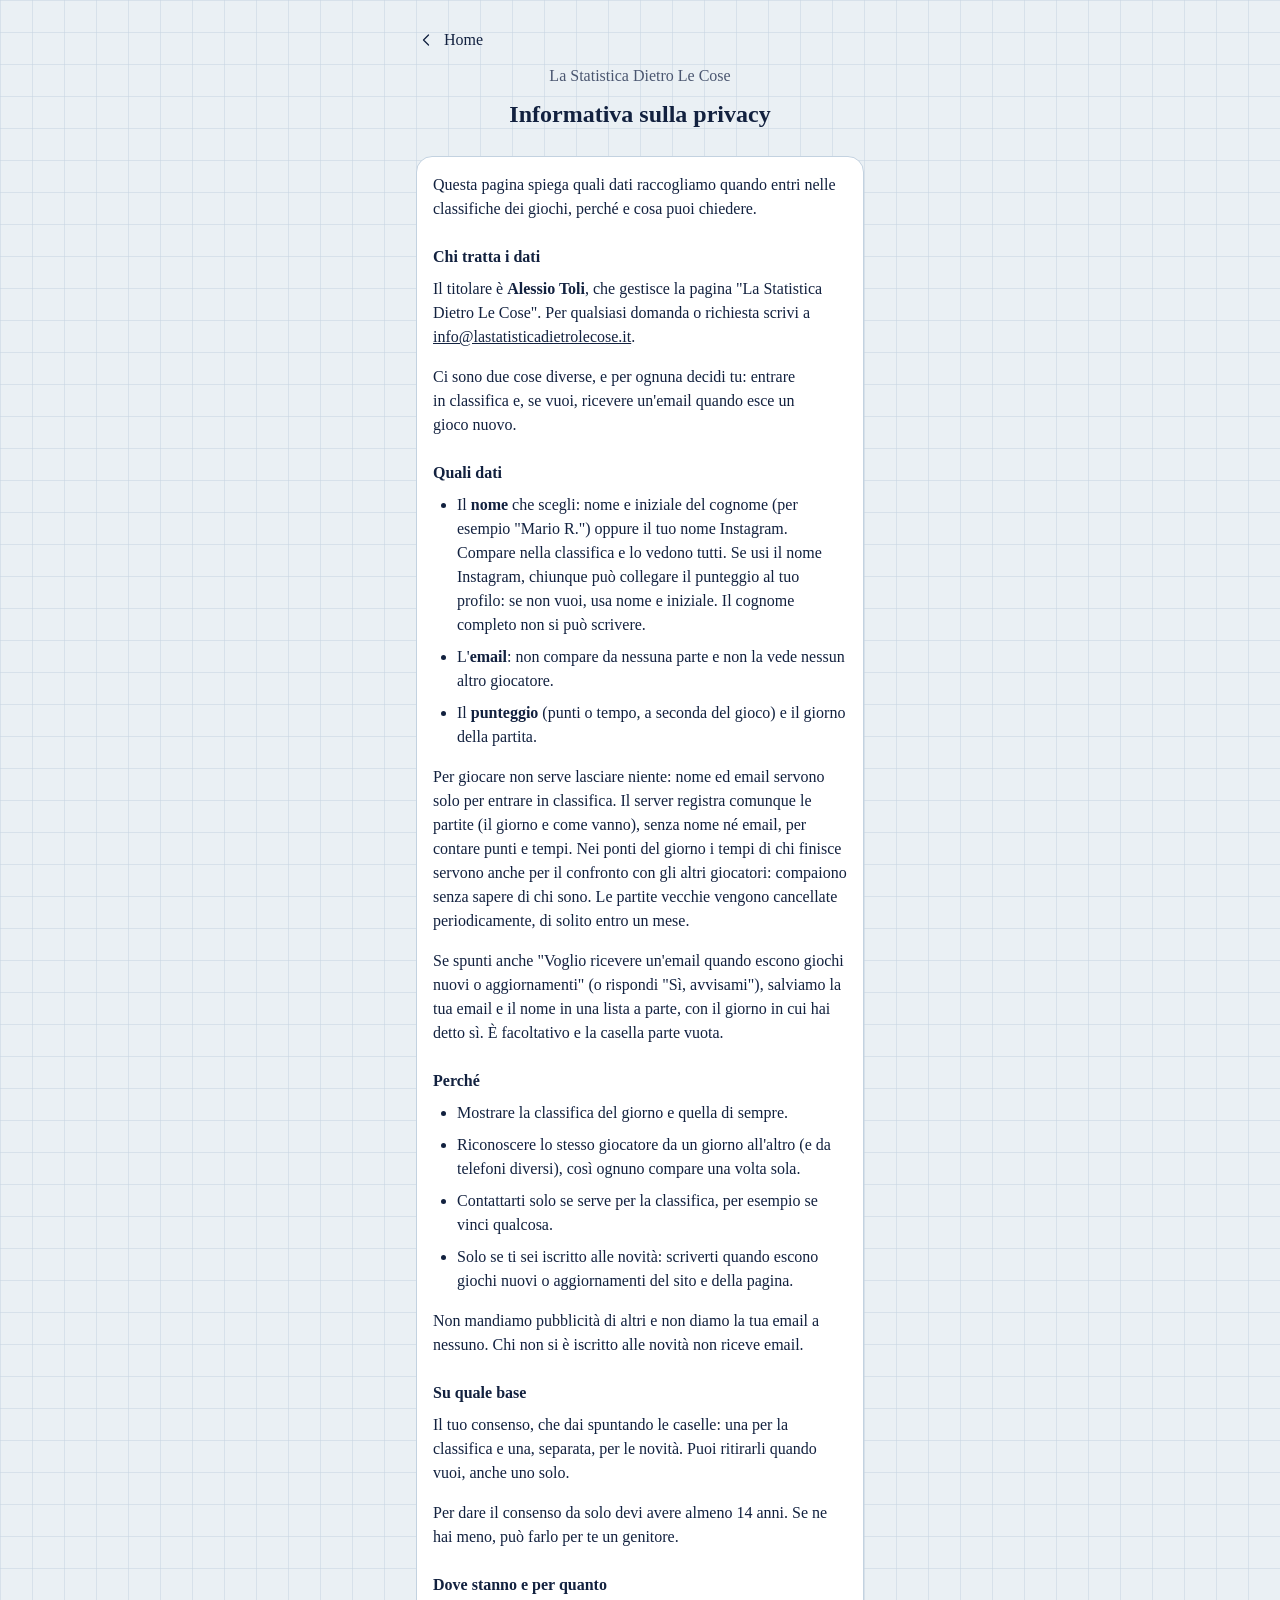
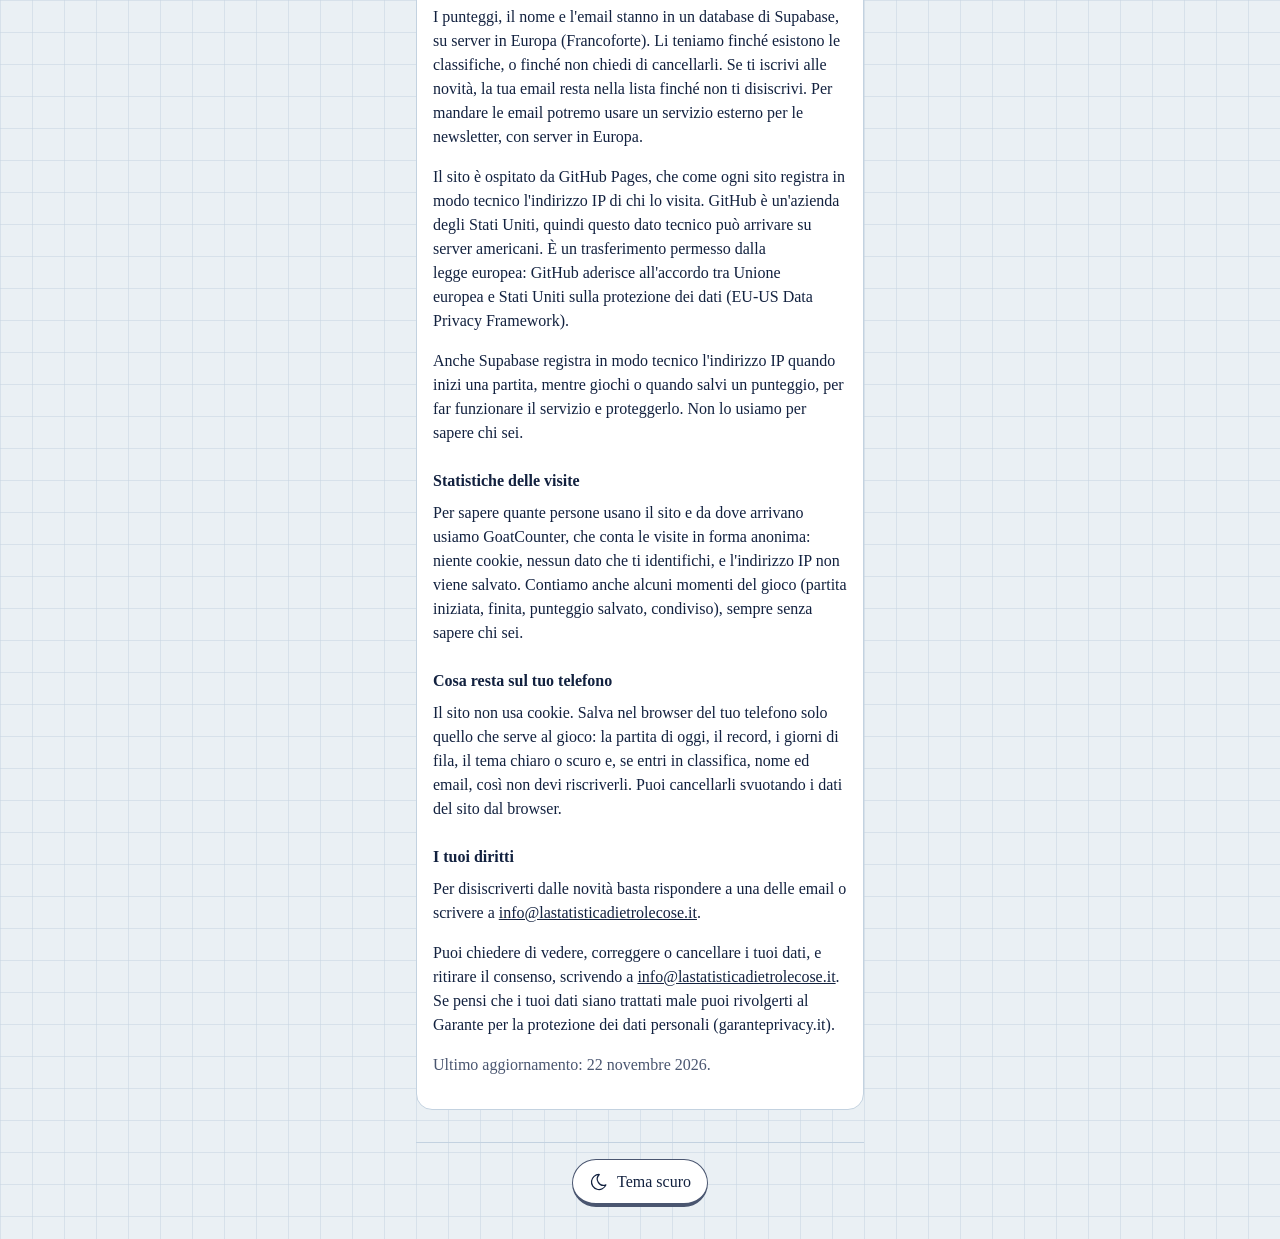
<file: privacy/index.html>
<!doctype html>
<html lang="it">
<head>
  <meta charset="utf-8">
  <meta name="viewport" content="width=device-width, initial-scale=1, viewport-fit=cover">
  <title>Informativa sulla privacy</title>
  <meta name="description" content="Come vengono usati nome ed email di chi entra nelle classifiche di La Statistica Dietro Le Cose.">
  <meta name="theme-color" content="#EAF0F4">
  <link rel="icon" type="image/png" href="../icona.png">
  <link rel="stylesheet" href="../stile.css">
  <script src="../tema.js"></script>
  <script src="../statistiche.js"></script>
  <style>
    h1 { text-align: center; font-size: 24px; margin: 0 0 var(--s3); }
    h2 { font-size: 16px; margin: var(--s3) 0 var(--s1); }
    .scheda ul { margin: 0 0 var(--s2); padding-left: var(--s3); }
    .scheda li { margin-bottom: var(--s1); }
    .aggiornata { color: var(--testo-tenue); }
  </style>
</head>
<body>
  <main class="pagina">
    <a class="indietro" href="../"><svg class="icona" viewBox="0 0 24 24" aria-hidden="true"><path d="M15 6l-6 6l6 6"/></svg>Home</a>
    <p class="intestazione">La Statistica Dietro Le Cose</p>
    <h1>Informativa sulla privacy</h1>

    <article class="scheda">
      <p>Questa pagina spiega quali dati raccogliamo quando entri nelle classifiche dei giochi, perché e cosa puoi chiedere.</p>

      <h2>Chi tratta i dati</h2>
      <p>Il titolare è <b>Alessio Toli</b>, che gestisce la pagina "La Statistica Dietro Le Cose".
        Per qualsiasi domanda o richiesta scrivi a <a href="mailto:info@lastatisticadietrolecose.it">info@lastatisticadietrolecose.it</a>.</p>

      <p>Ci sono due cose diverse, e per ognuna decidi tu: entrare in classifica e, se vuoi,
        ricevere un'email quando esce un gioco nuovo.</p>

      <h2>Quali dati</h2>
      <ul>
        <li>Il <b>nome</b> che scegli: nome e iniziale del cognome (per esempio "Mario R.") oppure il tuo nome Instagram.
          Compare nella classifica e lo vedono tutti. Se usi il nome Instagram, chiunque può collegare
          il punteggio al tuo profilo: se non vuoi, usa nome e iniziale. Il cognome completo non si può scrivere.</li>
        <li>L'<b>email</b>: non compare da nessuna parte e non la vede nessun altro giocatore.</li>
        <li>Il <b>punteggio</b> (punti o tempo, a seconda del gioco) e il giorno della partita.</li>
      </ul>
      <p>Per giocare non serve lasciare niente: nome ed email servono solo per entrare in classifica.
        Il server registra comunque le partite (il giorno e come vanno), senza nome né email, per contare punti e tempi.
        Nei ponti del giorno i tempi di chi finisce servono anche per il confronto con gli altri giocatori:
        compaiono senza sapere di chi sono. Le partite vecchie vengono cancellate periodicamente,
        di solito entro un mese.</p>
      <p>Se spunti anche "Voglio ricevere un'email quando escono giochi nuovi o aggiornamenti" (o rispondi "Sì, avvisami"),
        salviamo la tua email e il nome in una lista a parte, con il giorno in cui hai detto sì.
        È facoltativo e la casella parte vuota.</p>

      <h2>Perché</h2>
      <ul>
        <li>Mostrare la classifica del giorno e quella di sempre.</li>
        <li>Riconoscere lo stesso giocatore da un giorno all'altro (e da telefoni diversi), così ognuno compare una volta sola.</li>
        <li>Contattarti solo se serve per la classifica, per esempio se vinci qualcosa.</li>
        <li>Solo se ti sei iscritto alle novità: scriverti quando escono giochi nuovi o aggiornamenti del sito e della pagina.</li>
      </ul>
      <p>Non mandiamo pubblicità di altri e non diamo la tua email a nessuno.
        Chi non si è iscritto alle novità non riceve email.</p>

      <h2>Su quale base</h2>
      <p>Il tuo consenso, che dai spuntando le caselle: una per la classifica e una, separata, per le novità.
        Puoi ritirarli quando vuoi, anche uno solo.</p>
      <p>Per dare il consenso da solo devi avere almeno 14 anni. Se ne hai meno, può farlo per te un genitore.</p>

      <h2>Dove stanno e per quanto</h2>
      <p>I punteggi, il nome e l'email stanno in un database di Supabase, su server in Europa (Francoforte).
        Li teniamo finché esistono le classifiche, o finché non chiedi di cancellarli.
        Se ti iscrivi alle novità, la tua email resta nella lista finché non ti disiscrivi.
        Per mandare le email potremo usare un servizio esterno per le newsletter, con server in Europa.</p>
      <p>Il sito è ospitato da GitHub Pages, che come ogni sito registra in modo tecnico l'indirizzo IP di chi lo visita.
        GitHub è un'azienda degli Stati Uniti, quindi questo dato tecnico può arrivare su server americani.
        È un trasferimento permesso dalla legge europea: GitHub aderisce all'accordo tra Unione europea e Stati Uniti
        sulla protezione dei dati (EU-US Data Privacy Framework).</p>
      <p>Anche Supabase registra in modo tecnico l'indirizzo IP quando inizi una partita, mentre giochi o quando salvi un punteggio,
        per far funzionare il servizio e proteggerlo. Non lo usiamo per sapere chi sei.</p>

      <h2>Statistiche delle visite</h2>
      <p>Per sapere quante persone usano il sito e da dove arrivano usiamo GoatCounter, che conta le visite
        in forma anonima: niente cookie, nessun dato che ti identifichi, e l'indirizzo IP non viene salvato.
        Contiamo anche alcuni momenti del gioco (partita iniziata, finita, punteggio salvato, condiviso),
        sempre senza sapere chi sei.</p>

      <h2>Cosa resta sul tuo telefono</h2>
      <p>Il sito non usa cookie. Salva nel browser del tuo telefono solo quello che serve al gioco:
        la partita di oggi, il record, i giorni di fila, il tema chiaro o scuro e, se entri in classifica,
        nome ed email, così non devi riscriverli. Puoi cancellarli svuotando i dati del sito dal browser.</p>

      <h2>I tuoi diritti</h2>
      <p>Per disiscriverti dalle novità basta rispondere a una delle email o scrivere a
        <a href="mailto:info@lastatisticadietrolecose.it">info@lastatisticadietrolecose.it</a>.</p>
      <p>Puoi chiedere di vedere, correggere o cancellare i tuoi dati, e ritirare il consenso, scrivendo a
        <a href="mailto:info@lastatisticadietrolecose.it">info@lastatisticadietrolecose.it</a>. Se pensi che i tuoi dati siano trattati male puoi
        rivolgerti al Garante per la protezione dei dati personali (garanteprivacy.it).</p>

      <p class="aggiornata">Ultimo aggiornamento: 22 novembre 2026.</p>
    </article>
  </main>
</body>
</html>
</file>
<file: stile.css>
/*
  Stile comune del sito. Regole: skill "stile-interfacce"
  (spaziature multiple di 8, una palette neutra, icone Tabler a linea,
  due pesi di font, niente maiuscolo, numeri senza decorazioni).

  Tema chiaro e scuro
  - Di base il sito segue il telefono (chiaro o scuro).
  - Chi preme il bottone del tema lo sceglie a mano: tema.js scrive
    data-theme="light" o "dark" su <html> e lo ricorda.
  - Tutti i colori stanno qui sotto: le pagine usano solo le variabili.
*/
:root {
  /* spaziature: solo questi valori */
  --s1: 8px;
  --s2: 16px;
  --s3: 24px;
  --s4: 32px;
  --s6: 48px;

  /* il bordo inferiore dei bottoni, che li fa sembrare "da premere" */
  --rilievo: 4px;

  --font: Georgia, "Times New Roman", serif;

  /* --- tema chiaro --- */
  color-scheme: light;
  --fondo: #EAF0F4;
  --superficie: #FFFFFF;
  --linea: #C3D2E0;
  --testo: #12213F;
  --testo-tenue: #4A5670;

  /* accenti, solo con un significato */
  --accento: #6A3FB8;          /* azione principale, "tu" (il viola della pagina) */
  --accento-scuro: #4A2A85;    /* il bordo in rilievo dei bottoni viola */
  --su-accento: #FFFFFF;       /* testo sopra il viola */
  --giusto: #23704A;           /* più scuro del verde dei video: si legge anche sul fondo chiaro */
  --sbagliato: #C0392B;

  /* le carte da gioco restano bianche anche col tema scuro */
  --carta: #FFFFFF;
  --carta-testo: #12213F;
  --seme-rosso: #C0392B;
  --seme-rosso-testo: #C0392B;   /* cuori e quadri scritti sullo sfondo della pagina */
  --dorso: #12213F;
  --tavolo: #257A4E;           /* il testo bianco sopra resta leggibile */

  /* il foglio a quadretti (pattern SVG, niente gradienti) */
  --quadretti: url("data:image/svg+xml,%3Csvg xmlns='http://www.w3.org/2000/svg' width='32' height='32'%3E%3Cpath d='M32 0H0V32' fill='none' stroke='%23C3D2E0' stroke-width='1'/%3E%3C/svg%3E");
}

/* --- tema scuro: stessi nomi, colori diversi --- */
@media (prefers-color-scheme: dark) {
  :root:not([data-theme="light"]) {
    color-scheme: dark;
    --fondo: #0E1524;
    --superficie: #182238;
    --linea: #2E3D58;
    --testo: #E8EDF6;
    --testo-tenue: #A3AFC4;
    --accento: #7C55D6;
    --accento-scuro: #4A2A85;
    --giusto: #4CB782;
    --sbagliato: #E8705F;
    --seme-rosso-testo: #E8705F;
    --tavolo: #22714A;
    --quadretti: url("data:image/svg+xml,%3Csvg xmlns='http://www.w3.org/2000/svg' width='32' height='32'%3E%3Cpath d='M32 0H0V32' fill='none' stroke='%231B263C' stroke-width='1'/%3E%3C/svg%3E");
  }
}
:root[data-theme="dark"] {
  color-scheme: dark;
  --fondo: #0E1524;
  --superficie: #182238;
  --linea: #2E3D58;
  --testo: #E8EDF6;
  --testo-tenue: #A3AFC4;
  --accento: #7C55D6;
  --accento-scuro: #4A2A85;
  --giusto: #4CB782;
  --sbagliato: #E8705F;
  --seme-rosso-testo: #E8705F;
  --tavolo: #22714A;
  --quadretti: url("data:image/svg+xml,%3Csvg xmlns='http://www.w3.org/2000/svg' width='32' height='32'%3E%3Cpath d='M32 0H0V32' fill='none' stroke='%231B263C' stroke-width='1'/%3E%3C/svg%3E");
}

* { box-sizing: border-box; }

/* un elemento nascosto resta nascosto anche se ha un suo display (flex, grid…) */
[hidden] { display: none !important; }

html { -webkit-text-size-adjust: 100%; }

body {
  margin: 0;
  min-height: 100vh;
  min-height: 100dvh;
  font-family: var(--font);
  font-size: 16px;
  color: var(--testo);
  background-color: var(--fondo);
  background-image: var(--quadretti);
  background-size: 32px 32px;
  line-height: 1.5;
}

/* niente parola sola sull'ultima riga */
p, li { text-wrap: pretty; }

/* testo letto solo dal lettore di schermo */
.solo-lettore {
  position: absolute; width: 1px; height: 1px; overflow: hidden;
  clip: rect(0 0 0 0); clip-path: inset(50%); white-space: nowrap;
}

::selection { background: var(--accento); color: var(--su-accento); }

a { color: inherit; }
h1, h2, h3, b, strong { font-weight: 700; }
p { margin: 0 0 var(--s2); }

.pagina {
  max-width: 480px;
  margin: 0 auto;
  padding: var(--s2) var(--s2) var(--s4);
}

.intestazione {
  text-align: center;
  font-size: 16px;
  color: var(--testo-tenue);
  margin: 0 0 var(--s1);
}

.icona {
  width: 24px;
  height: 24px;
  flex: none;
  fill: none;
  stroke: currentColor;
  stroke-width: 1.5;
  stroke-linecap: round;
  stroke-linejoin: round;
}

/* --- "Home", in alto a sinistra --- */
.indietro {
  display: inline-flex; align-items: center; gap: var(--s1);
  min-height: var(--s6);
  text-decoration: none;
}
.indietro .icona { width: 20px; height: 20px; }

/* --- cambio tema, in fondo alla pagina (lo crea tema.js) --- */
.piede-tema {
  display: flex; justify-content: center;
  margin-top: var(--s4); padding-top: var(--s2);
  border-top: 1px solid var(--linea);
}
.bottone-tema {
  display: inline-flex; align-items: center; gap: var(--s1);
  min-height: var(--s6); padding: 0 var(--s2);
  font: 400 16px var(--font);
  color: var(--testo);
  background: var(--superficie);
  border: 1px solid var(--testo-tenue);
  border-bottom-width: var(--rilievo);
  border-radius: var(--s3);
  cursor: pointer;
  -webkit-tap-highlight-color: transparent;
  touch-action: manipulation;
  transition: transform .08s, border-bottom-width .08s;
}
.bottone-tema:active { transform: translateY(3px); border-bottom-width: 1px; margin-bottom: 3px; }
@media (hover: hover) { .bottone-tema:hover { background: var(--fondo); } }
.bottone-tema .icona { width: 20px; height: 20px; }

/* --- bottoni ---
   Pieni di colore, con un bordo inferiore più spesso che li fa sembrare in rilievo.
   Quando si premono "scendono": il rilievo sparisce e il bottone si abbassa. */
.bottone {
  display: inline-flex;
  align-items: center;
  justify-content: center;
  gap: var(--s1);
  min-height: var(--s6);
  padding: var(--s1) var(--s2);
  font: 700 16px var(--font);
  color: var(--su-accento);
  background: var(--accento);
  border: 1px solid var(--accento-scuro);
  border-bottom-width: var(--rilievo);
  border-radius: var(--s1);
  cursor: pointer;
  text-decoration: none;
  -webkit-tap-highlight-color: transparent;
  touch-action: manipulation;
  transition: transform .08s, border-bottom-width .08s;
}
.bottone:active:not([disabled]) {
  transform: translateY(3px);
  border-bottom-width: 1px;
  margin-bottom: 3px;
}
.bottone[disabled] { opacity: 0.4; cursor: default; }
.bottone.chiaro {
  color: var(--testo);
  background: var(--superficie);
  border-color: var(--testo-tenue);
}
@media (hover: hover) {
  .bottone:hover:not([disabled]) { filter: brightness(1.08); }
  .bottone.chiaro:hover:not([disabled]) { background: var(--fondo); filter: none; }
}

/* chi usa la tastiera vede dove si trova */
a:focus-visible, button:focus-visible {
  outline: 2px solid var(--accento);
  outline-offset: 2px;
}

.scheda {
  background: var(--superficie);
  border: 1px solid var(--linea);
  border-radius: var(--s2);
  padding: var(--s2);
}

/* --- campi dei moduli (es. entrare in classifica) ---
   16px per il testo: sotto i 16px l'iPhone ingrandisce la pagina quando si tocca il campo */
.campo { display: grid; gap: var(--s1); margin-bottom: var(--s2); }
.campo input {
  min-height: var(--s6);
  padding: 0 var(--s2);
  font: 400 16px var(--font);
  color: var(--testo);
  background: var(--superficie);
  border: 1px solid var(--testo-tenue);
  border-radius: var(--s1);
}
.campo input:focus-visible { outline: 2px solid var(--accento); outline-offset: 2px; }
.consenso {
  display: flex; align-items: center; gap: var(--s1);
  min-height: var(--s6); margin-bottom: var(--s2);
}
.consenso input { flex: none; width: var(--s3); height: var(--s3); margin: 0; accent-color: var(--accento); }
.consenso input:focus-visible { outline: 2px solid var(--accento); outline-offset: 2px; }
.errore-campo { color: var(--sbagliato); margin: 0 0 var(--s2); }
input:focus-visible { outline: 2px solid var(--accento); outline-offset: 2px; }
</file>
<file: classifica/classifica.css>
/* Pagina delle classifiche. Regole: skill "stile-interfacce". */

h1 { text-align: center; font-size: 24px; margin: 0 0 var(--s3); }
h2 { font-size: 24px; margin: 0 0 var(--s1); }
.tenue { color: var(--testo-tenue); }
.bottone.largo { width: 100%; margin-top: var(--s3); }

/* scelta del gioco */
.opzioni {
  display: flex; margin-bottom: var(--s2);
  border: 1px solid var(--testo); border-radius: var(--s1); overflow: hidden;
}
.opzioni[hidden] { display: none; }
.opzioni button {
  flex: 1; min-height: var(--s6); padding: 0 var(--s1);
  font: 400 16px var(--font); color: var(--testo);
  background: var(--superficie); border: 0; cursor: pointer;
  touch-action: manipulation;
}
.opzioni button + button { border-left: 1px solid var(--testo); }
.opzioni button[aria-selected="true"] { color: var(--su-accento); background: var(--accento); font-weight: 700; }

/* tabella */
.tabella { width: 100%; border-collapse: collapse; font-variant-numeric: tabular-nums; }
.tabella th { text-align: left; font-weight: 400; color: var(--testo-tenue); padding: var(--s1) 0; border-bottom: 1px solid var(--testo-tenue); }
.tabella td { padding: var(--s1) 0; border-bottom: 1px solid var(--linea); }
.tabella th:first-child, .tabella td:first-child { width: var(--s4); }
.tabella th:last-child, .tabella td:last-child { text-align: right; }
.tabella td:last-child { font-weight: 700; }
.tabella tr.io td { background: var(--fondo); }

/* classifica vuota */
.vuota { text-align: center; padding: var(--s3) 0 0; }
.vuota .icona { width: var(--s6); height: var(--s6); color: var(--testo-tenue); margin-bottom: var(--s1); }
.vuota p { margin-bottom: var(--s1); }

/* il tuo record */
.tuo {
  display: flex; justify-content: space-between; align-items: center;
  margin-top: var(--s2); padding-top: var(--s2);
  border-top: 1px solid var(--linea);
}
.tuo span { color: var(--testo-tenue); }
.tuo strong { font-size: 32px; line-height: 1.2; font-variant-numeric: tabular-nums; }

.stato { text-align: center; color: var(--testo-tenue); margin: var(--s2) 0 0; }
.stato[hidden] { display: none; }
#periodo { margin: var(--s2) 0 0; }
.tabella { margin-top: var(--s2); }
.tabella tr.io td { font-weight: 700; }
</file>
<file: dadi/dadi.css>
/* Grafica del dado avido. Regole: skill "stile-interfacce". */

:root {
  --dado: #FFFFFF;          /* il dado resta bianco anche col tema scuro, come le carte */
  --puntino: #12213F;
  --muro-perso: #F6D9D5;    /* il riempimento tenue delle barre perse */
}
@media (prefers-color-scheme: dark) { :root:not([data-theme="light"]) { --muro-perso: #4A2A2A; } }
:root[data-theme="dark"] { --muro-perso: #4A2A2A; }

h1 { text-align: center; font-size: 24px; margin: 0; }
.data { text-align: center; color: var(--testo-tenue); margin: 0 0 var(--s2); }
.tenue { color: var(--testo-tenue); }
.bottone.largo { width: 100%; }

.regole { margin: 0 0 var(--s2); padding-left: var(--s3); }
.regole li { margin-bottom: var(--s1); }

.link {
  display: inline-flex; align-items: center; gap: var(--s1);
  min-height: var(--s6); padding: 0;
  font: 400 16px var(--font); color: var(--testo);
  background: none; border: 0; text-decoration: underline; cursor: pointer;
}

/* --- in alto: turno e punti al sicuro --- */
.cruscotto { display: grid; grid-template-columns: 1fr 1fr; gap: var(--s2); margin-bottom: var(--s2); }
.conto { display: flex; flex-direction: column; align-items: center; }
.conto strong { font-size: 48px; line-height: 1.1; font-variant-numeric: tabular-nums; }

/* --- il tavolo verde con il dado e i punti in ballo --- */
.tavolo {
  display: flex; align-items: center; gap: var(--s3);
  padding: var(--s3) var(--s2);
  background: var(--tavolo);
  border: 1px solid var(--dorso);
  border-radius: var(--s2);
}
.dado {
  flex: none; width: 112px; height: 112px;
  background: var(--dado);
  border: 1px solid var(--dorso);
  border-radius: var(--s2);
  display: grid; grid-template: repeat(3, 1fr) / repeat(3, 1fr);
  padding: var(--s2);
}
.dado .puntino { width: 20px; height: 20px; border-radius: 50%; background: var(--puntino); place-self: center; }
.dado.uno .puntino { background: var(--seme-rosso); }
.dado.vuoto { background: transparent; border-style: dashed; border-color: var(--carta); }
.dado.rotola { animation: rotola .3s ease-out; }
@keyframes rotola {
  0% { transform: rotate(-30deg) scale(.85); }
  100% { transform: rotate(0) scale(1); }
}
.dado.uno.rotola { animation: rotola .3s ease-out, trema .4s ease-out .3s; }
@keyframes trema {
  0%, 100% { transform: translateX(0); }
  20% { transform: translateX(-8px); }
  40% { transform: translateX(8px); }
  60% { transform: translateX(-4px); }
  80% { transform: translateX(4px); }
}
@media (prefers-reduced-motion: reduce) { .dado.rotola, .dado.uno.rotola { animation: none; } }

.ballo { flex: 1; min-width: 0; display: flex; flex-direction: column; color: var(--carta); }
.ballo .tenue { color: var(--carta); opacity: .8; }
.ballo strong { font-size: 64px; line-height: 1; font-variant-numeric: tabular-nums; }
.tavolo.perso { border-color: var(--sbagliato); outline: 1px solid var(--sbagliato); }

.messaggio { text-align: center; font-weight: 700; min-height: var(--s6); margin: var(--s1) 0 0; display: flex; align-items: center; justify-content: center; }
.messaggio.giusto { color: var(--giusto); }
.messaggio.sbagliato { color: var(--sbagliato); }

.comandi { display: grid; grid-template-columns: 1fr 1fr; gap: var(--s2); }

/* --- i turni giocati, separati da linee sottili --- */
.titolo-diario { font-weight: 700; margin: var(--s3) 0 var(--s1); }
.diario ol { list-style: none; margin: 0; padding: 0; border-top: 1px solid var(--linea); }
.diario li {
  display: flex; justify-content: space-between; gap: var(--s2);
  padding: var(--s1) 0; border-bottom: 1px solid var(--linea);
  font-variant-numeric: tabular-nums;
}
.diario li .tiri { color: var(--testo-tenue); min-width: 0; overflow-wrap: anywhere; }
.diario li .perso { color: var(--sbagliato); white-space: nowrap; }
.diario li .tenuto { color: var(--giusto); font-weight: 700; white-space: nowrap; }
.diario ol:empty::after { content: "Ancora nessun turno."; display: block; padding: var(--s1) 0; color: var(--testo-tenue); }

body.giocando .intestazione, body.giocando h1, body.giocando .data { display: none; }

/* --- risultato --- */
.numero-grande { text-align: center; margin: 0; }
.numero-grande strong { display: block; font-size: 64px; line-height: 1.1; font-variant-numeric: tabular-nums; }
.nuovo-record { text-align: center; font-weight: 700; margin: var(--s1) 0 0; }
.gia-giocato { text-align: center; color: var(--testo-tenue); margin: 0 0 var(--s1); }

.carattere { text-align: center; margin: var(--s2) 0 0; }

/* grafico dei turni: linee sottili, colori tenui, la linea dei 20 nel colore d'accento */
.grafico { margin: var(--s3) 0 0; }
.grafico svg { display: block; width: 100%; height: auto; overflow: visible; }
.grafico .griglia { stroke: var(--linea); stroke-width: 1; }
.grafico .asse { stroke: var(--testo-tenue); stroke-width: 1; }
.grafico .soglia { stroke: var(--accento); stroke-width: 1.5; stroke-dasharray: 4 3; }
.grafico text { font: 400 12px var(--font); fill: var(--testo-tenue); font-variant-numeric: tabular-nums; }
.grafico text.etichetta-soglia { fill: var(--accento); font-weight: 700; }
.grafico text.tiri-turno { fill: var(--testo); paint-order: stroke; stroke: var(--superficie); stroke-width: 3px; }
.grafico .totale-tiri { flex-basis: 100%; text-align: center; }
.grafico .barra-tenuta { fill: var(--testo-tenue); }
.grafico .barra-persa { fill: var(--muro-perso); stroke: var(--sbagliato); stroke-width: 1; stroke-dasharray: 3 2; }
.grafico figcaption { display: flex; justify-content: center; flex-wrap: wrap; gap: var(--s1) var(--s3); margin-top: var(--s1); color: var(--testo-tenue); }
.voce { display: inline-flex; align-items: center; gap: var(--s1); }
.campione { width: 16px; height: 16px; display: inline-block; }
.campione.tenuto { background: var(--testo-tenue); }
.campione.perso { background: var(--muro-perso); border: 1px dashed var(--sbagliato); }

.confronto { text-align: center; margin: var(--s3) 0; display: grid; gap: var(--s1); }
.confronto p { margin: 0; }

.prossimo {
  text-align: center; margin: 0;
  padding: var(--s2) 0;
  border-top: 1px solid var(--linea);
  font-variant-numeric: tabular-nums;
}
.prossimo a { font-weight: 700; }
.record { display: grid; grid-template-columns: 1fr 1fr; gap: var(--s2); border-bottom: 1px solid var(--linea); padding: var(--s2) 0; }
.record div { display: flex; flex-direction: column; align-items: center; }
.record span { color: var(--testo-tenue); }
.record strong { font-size: 32px; line-height: 1.2; font-variant-numeric: tabular-nums; }

.fine { display: grid; gap: var(--s2); margin-top: var(--s4); }
.avviso { text-align: center; color: var(--giusto); margin: 0; }

.serie { margin-bottom: var(--s1); }
#bentornato { margin-bottom: var(--s2); }
#bentornato .link { margin-bottom: 0; }
#bentornato:not([hidden]) + #regole:not([hidden]) { border-top: 1px solid var(--linea); padding-top: var(--s2); }

[tabindex="-1"]:focus { outline: none; }

.entra { padding: var(--s2) 0 0; }
.entra .esito { text-align: center; margin: 0; }
.entra .esito .link { min-height: auto; }
.entra form { padding-top: var(--s1); }
.proposta { margin-top: var(--s2); padding-top: var(--s2); border-top: 1px solid var(--linea); text-align: center; }
.proposta p { margin-bottom: var(--s1); }
.proposta-bottoni { display: flex; justify-content: center; align-items: center; gap: var(--s3); }
.consenso span .tenue { white-space: nowrap; }
</file>
<file: mazzo/mazzo.css>
/* Grafica del mazzo del giorno. Regole: skill "stile-interfacce". */

:root {
  --carta-larga: 96px;
  --carta-alta: 136px;
}

h1 { text-align: center; font-size: 24px; margin: 0; }
h3 { font-size: 16px; margin: var(--s3) 0 var(--s1); }
.data { text-align: center; color: var(--testo-tenue); margin: 0 0 var(--s2); }
.tenue { color: var(--testo-tenue); }
.bottone.largo { width: 100%; }

.regole { margin: 0 0 var(--s2); padding-left: var(--s3); }
.regole li { margin-bottom: var(--s1); }

/* --- il tavolo --- */
.tavolo {
  display: flex; align-items: center; gap: var(--s2);
  padding: var(--s2);
  background: var(--tavolo);
  border: 1px solid var(--dorso);
  border-radius: var(--s2);
}
.mucchio, .carta { flex: none; width: var(--carta-larga); height: var(--carta-alta); }
.dorso, .carta {
  border: 1px solid var(--dorso);
  border-radius: var(--s1);
}
.dorso {
  width: 100%; height: 100%;
  background-color: var(--dorso);
  /* righe sottili disegnate con un pattern SVG */
  background-image: url("data:image/svg+xml,%3Csvg xmlns='http://www.w3.org/2000/svg' width='8' height='8'%3E%3Cpath d='M0 8L8 0' stroke='%234A5670' stroke-width='1'/%3E%3C/svg%3E");
}
.carta {
  position: relative;
  background: var(--carta);
  color: var(--carta-testo);
  display: grid; place-items: center;
}
.carta.rossa { color: var(--seme-rosso); }
.carta .angolo {
  position: absolute; top: var(--s1); left: var(--s1);
  display: flex; flex-direction: column; align-items: center;
  font-size: 16px; font-weight: 700; line-height: 1;
}
.carta .angolo small { font-size: 16px; font-weight: 400; }
.carta .angolo.basso { top: auto; left: auto; bottom: var(--s1); right: var(--s1); transform: rotate(180deg); }
.carta .centro { font-size: 48px; line-height: 1; }
.carta.gira { animation: gira .35s ease-out; }
@keyframes gira {
  0% { transform: scaleX(0); }
  100% { transform: scaleX(1); }
}
/* la carta che fa perdere: bordo rosso, il tavolo si "chiude" in rosso e la carta trema una volta */
.carta.errore { border-color: var(--sbagliato); outline: 1px solid var(--sbagliato); }
.carta.gira.errore { animation: gira .35s ease-out, trema .4s ease-out .35s; }
.tavolo.errore { border-color: var(--sbagliato); outline: 1px solid var(--sbagliato); }
@keyframes trema {
  0%, 100% { transform: translateX(0); }
  20% { transform: translateX(-8px); }
  40% { transform: translateX(8px); }
  60% { transform: translateX(-4px); }
  80% { transform: translateX(4px); }
}
@media (prefers-reduced-motion: reduce) {
  .carta.gira, .carta.gira.errore { animation: none; }
}

.punteggio {
  flex: 1; min-width: 0;
  display: flex; flex-direction: column;
  color: var(--carta);
}
.punteggio strong { font-size: 48px; line-height: 1; font-variant-numeric: tabular-nums; }
.punteggio span { font-variant-numeric: tabular-nums; }

.messaggio { text-align: center; font-weight: 700; min-height: var(--s6); margin: var(--s1) 0 0; display: flex; align-items: center; justify-content: center; }
.messaggio.giusto { color: var(--giusto); }
.messaggio.sbagliato { color: var(--sbagliato); }

.comandi { display: grid; grid-template-columns: 1fr 1fr; gap: var(--s2); }

.link {
  display: inline-flex; align-items: center; gap: var(--s1);
  min-height: var(--s6); padding: 0;
  font: 400 16px var(--font); color: var(--testo);
  background: none; border: 0; text-decoration: underline; cursor: pointer;
}

/* --- griglia delle carte uscite --- */
.uscite { margin-top: var(--s3); }
.titolo-uscite { display: flex; justify-content: space-between; align-items: center; font-weight: 700; }
.griglia-carte {
  display: grid;
  grid-template-columns: var(--s3) repeat(13, 1fr);
  gap: 1px;
  font-size: 12px;
  font-variant-numeric: tabular-nums;
}
.griglia-carte.nascosta { display: none; }
.griglia-carte .etichetta { display: grid; place-items: center; color: var(--testo-tenue); height: var(--s3); }
.griglia-carte .etichetta.rossa { color: var(--seme-rosso-testo); }
.griglia-carte .casella {
  height: var(--s3);
  background: var(--superficie);
  border: 1px solid var(--linea);
}
.griglia-carte .casella.uscita { background: var(--testo-tenue); border-color: var(--testo-tenue); }
.griglia-carte .casella.attuale { background: var(--accento); border-color: var(--accento-scuro); }

/* --- risultato --- */
.numero-grande { text-align: center; margin: 0; }
.numero-grande strong { display: block; font-size: 64px; line-height: 1.1; font-variant-numeric: tabular-nums; }
.racconto { text-align: center; margin-top: var(--s1); }

.record { display: grid; grid-template-columns: 1fr 1fr; gap: var(--s2); border-top: 1px solid var(--linea); border-bottom: 1px solid var(--linea); padding: var(--s2) 0; }
.record div { display: flex; flex-direction: column; align-items: center; }
.record span { color: var(--testo-tenue); }
.record strong { font-size: 32px; line-height: 1.2; font-variant-numeric: tabular-nums; }

.confronto {
  display: flex; flex-direction: column; align-items: center;
  margin: var(--s3) 0; text-align: center;
}
.confronto strong { font-size: 32px; line-height: 1.2; font-variant-numeric: tabular-nums; }
.confronto strong:empty { display: none; }
.nota-confronto { color: var(--testo-tenue); margin: var(--s1) 0 0; }

.fine { display: grid; gap: var(--s2); margin-top: var(--s4); }
.avviso { text-align: center; color: var(--giusto); margin: 0; }
/* l'appuntamento con domani: subito dopo il confronto, tra due linee */
.prossimo {
  text-align: center; margin: 0;
  padding: var(--s2) 0;
  border-top: 1px solid var(--linea);
  font-variant-numeric: tabular-nums;
}
.prossimo a { font-weight: 700; }
.record { border-top: 0; }

/* durante la partita il titolo lascia spazio al tavolo */
body.giocando .intestazione, body.giocando h1, body.giocando .data { display: none; }

.gia-giocato { text-align: center; color: var(--testo-tenue); margin: 0 0 var(--s1); }

.nuovo-record { text-align: center; font-weight: 700; margin: var(--s1) 0 0; }
.probabilita { text-align: center; margin: var(--s1) 0 0; }

/* chi torna: una riga sui giorni di fila e le regole a richiesta */
.serie { margin-bottom: var(--s1); }
#bentornato { margin-bottom: var(--s2); }
#bentornato .link { margin-bottom: 0; }
#bentornato:not([hidden]) + #regole:not([hidden]) { border-top: 1px solid var(--linea); padding-top: var(--s2); }

/* il punto di arrivo del focus a fine partita non disegna un riquadro */
[tabindex="-1"]:focus { outline: none; }

/* --- entrare in classifica, dopo il record --- */
.entra { padding: var(--s2) 0 0; }
.entra .esito { text-align: center; margin: 0; }
.entra .esito .link { min-height: auto; }
.entra form { padding-top: var(--s1); }
.proposta { margin-top: var(--s2); padding-top: var(--s2); border-top: 1px solid var(--linea); text-align: center; }
.proposta p { margin-bottom: var(--s1); }
.proposta-bottoni { display: flex; justify-content: center; align-items: center; gap: var(--s3); }
.consenso span .tenue { white-space: nowrap; }
</file>
<file: ponti/ponti.css>
/* Grafica dei ponti del giorno. Regole: skill "stile-interfacce". */

h1 { text-align: center; font-size: 24px; margin: 0; }
.data { text-align: center; color: var(--testo-tenue); margin: 0 0 var(--s2); }
.tenue { color: var(--testo-tenue); }
.bottone.largo { width: 100%; }

.regole { margin: 0 0 var(--s2); padding-left: var(--s3); }
.regole li { margin-bottom: var(--s1); }

.link {
  display: inline-flex; align-items: center; gap: var(--s1);
  min-height: var(--s6); padding: 0;
  font: 400 16px var(--font); color: var(--testo);
  background: none; border: 0; text-decoration: underline; cursor: pointer;
}

/* --- l'esempio nelle regole --- */
.esempio { display: block; width: 100%; max-width: 240px; margin: 0 auto var(--s2); }
.esempio line { stroke: var(--testo); stroke-width: 3; }
.esempio circle { fill: var(--superficie); stroke: var(--testo); stroke-width: 2; }
.esempio text { font: 700 24px var(--font); fill: var(--testo); text-anchor: middle; }

/* --- in alto: il cronometro --- */
.cruscotto { display: flex; align-items: baseline; justify-content: space-between; gap: var(--s2); margin-bottom: var(--s1); }
.cronometro { margin: 0; }
.cronometro strong { font-size: 32px; line-height: 1.2; font-variant-numeric: tabular-nums; }
.cruscotto .tenue { margin: 0; text-align: right; }

/* --- la tavola con le isole --- */
.tavola {
  background: var(--superficie);
  border: 1px solid var(--linea);
  border-radius: var(--s2);
  padding: var(--s1);
}
#tavola {
  display: block; width: 100%; height: auto;
  touch-action: none;              /* il dito trascina i ponti, non la pagina */
  -webkit-user-select: none; user-select: none;
  -webkit-tap-highlight-color: transparent;
}
#tavola .punto { fill: var(--linea); }
#tavola .ponte { stroke: var(--testo); stroke-width: 8; stroke-linecap: round; }
#tavola .ponte.nuovo { animation: compari .15s ease-out; }
@keyframes compari { from { opacity: 0; } to { opacity: 1; } }
#tavola .anteprima { stroke: var(--accento); stroke-width: 8; stroke-dasharray: 10 10; stroke-linecap: round; }
#tavola .isola circle { fill: var(--superficie); stroke: var(--testo); stroke-width: 3; }
#tavola .isola text { font: 700 44px var(--font); fill: var(--testo); text-anchor: middle; dominant-baseline: central; }
/* isola con tutti i suoi ponti: si "spegne" */
#tavola .isola.completa circle { fill: var(--fondo); stroke: var(--testo-tenue); }
#tavola .isola.completa text { fill: var(--testo-tenue); font-weight: 400; }
/* troppi ponti */
#tavola .isola.troppi circle { stroke: var(--sbagliato); stroke-width: 5; }
#tavola .isola.troppi text { fill: var(--sbagliato); }
/* isola scelta (il primo tocco) */
#tavola .isola.scelta circle { fill: var(--accento); stroke: var(--accento-scuro); }
#tavola .isola.scelta text { fill: var(--su-accento); font-weight: 700; }
#tavola .isola.vicina circle { stroke: var(--accento); stroke-width: 5; }
#tavola .ponte.lampeggia { stroke: var(--sbagliato); animation: lampeggia .6s ease-out; }
@keyframes lampeggia { 0%, 50% { opacity: 1; } 25%, 75% { opacity: .3; } }
#tavola.risolta .isola circle { stroke: var(--giusto); }
@media (prefers-reduced-motion: reduce) { #tavola .ponte.nuovo, #tavola .ponte.lampeggia { animation: none; } }

.messaggio { text-align: center; font-weight: 700; min-height: var(--s6); margin: var(--s1) 0 0; display: flex; flex-wrap: wrap; align-items: center; justify-content: center; }
.messaggio.giusto { color: var(--giusto); }
.messaggio.sbagliato { color: var(--sbagliato); }
.messaggio .link { font-weight: 400; margin-left: var(--s1); }

.comandi { display: grid; grid-template-columns: 1fr 1fr; gap: var(--s2); }

body.giocando .intestazione, body.giocando h1, body.giocando .data { display: none; }

/* --- risultato --- */
.numero-grande { text-align: center; margin: 0; }
.numero-grande strong { display: block; font-size: 64px; line-height: 1.1; font-variant-numeric: tabular-nums; }
.nuovo-record { text-align: center; font-weight: 700; margin: var(--s1) 0 0; }
.gia-giocato { text-align: center; color: var(--testo-tenue); margin: 0 0 var(--s1); }

.confronto { text-align: center; margin: var(--s3) 0 0; }
.confronto p { margin: 0; }

/* grafico dei tempi: barre tenui, la tua nel colore d'accento */
.grafico { margin: var(--s2) 0 var(--s3); }
.grafico svg { display: block; width: 100%; height: auto; overflow: visible; }
.grafico .griglia { stroke: var(--linea); stroke-width: 1; }
.grafico .asse { stroke: var(--testo-tenue); stroke-width: 1; }
.grafico .barra { fill: var(--linea); }
.grafico .barra.tua { fill: var(--accento); }
.grafico .pallino { fill: var(--testo-tenue); }
.grafico .pallino.tuo { fill: var(--accento); }
.grafico .filo { stroke: var(--accento); stroke-width: 1; }
.grafico text { font: 400 12px var(--font); fill: var(--testo-tenue); font-variant-numeric: tabular-nums; }
.grafico text.titolo-asse { fill: var(--testo); }
.grafico text.tu { fill: var(--accento); font-weight: 700; }
.grafico figcaption { text-align: center; color: var(--testo-tenue); margin-top: var(--s1); }

.prossimo {
  text-align: center; margin: 0;
  padding: var(--s2) 0;
  border-top: 1px solid var(--linea);
  font-variant-numeric: tabular-nums;
}
.prossimo a { font-weight: 700; }
.record { display: grid; grid-template-columns: 1fr 1fr; gap: var(--s2); border-bottom: 1px solid var(--linea); padding: var(--s2) 0; }
.record div { display: flex; flex-direction: column; align-items: center; }
.record span { color: var(--testo-tenue); }
.record strong { font-size: 32px; line-height: 1.2; font-variant-numeric: tabular-nums; }

.fine { display: grid; gap: var(--s2); margin-top: var(--s4); }
.avviso { text-align: center; color: var(--giusto); margin: 0; }

.serie { margin-bottom: var(--s1); }
#bentornato { margin-bottom: var(--s2); }
#bentornato .link { margin-bottom: 0; }
#bentornato:not([hidden]) + #regole:not([hidden]) { border-top: 1px solid var(--linea); padding-top: var(--s2); }

[tabindex="-1"]:focus { outline: none; }

.entra { padding: var(--s2) 0 0; }
.entra .esito { text-align: center; margin: 0; }
.entra .esito .link { min-height: auto; }
.entra form { padding-top: var(--s1); }
.proposta { margin-top: var(--s2); padding-top: var(--s2); border-top: 1px solid var(--linea); text-align: center; }
.proposta p { margin-bottom: var(--s1); }
.proposta-bottoni { display: flex; justify-content: center; align-items: center; gap: var(--s3); }
.consenso span .tenue { white-space: nowrap; }
</file>
